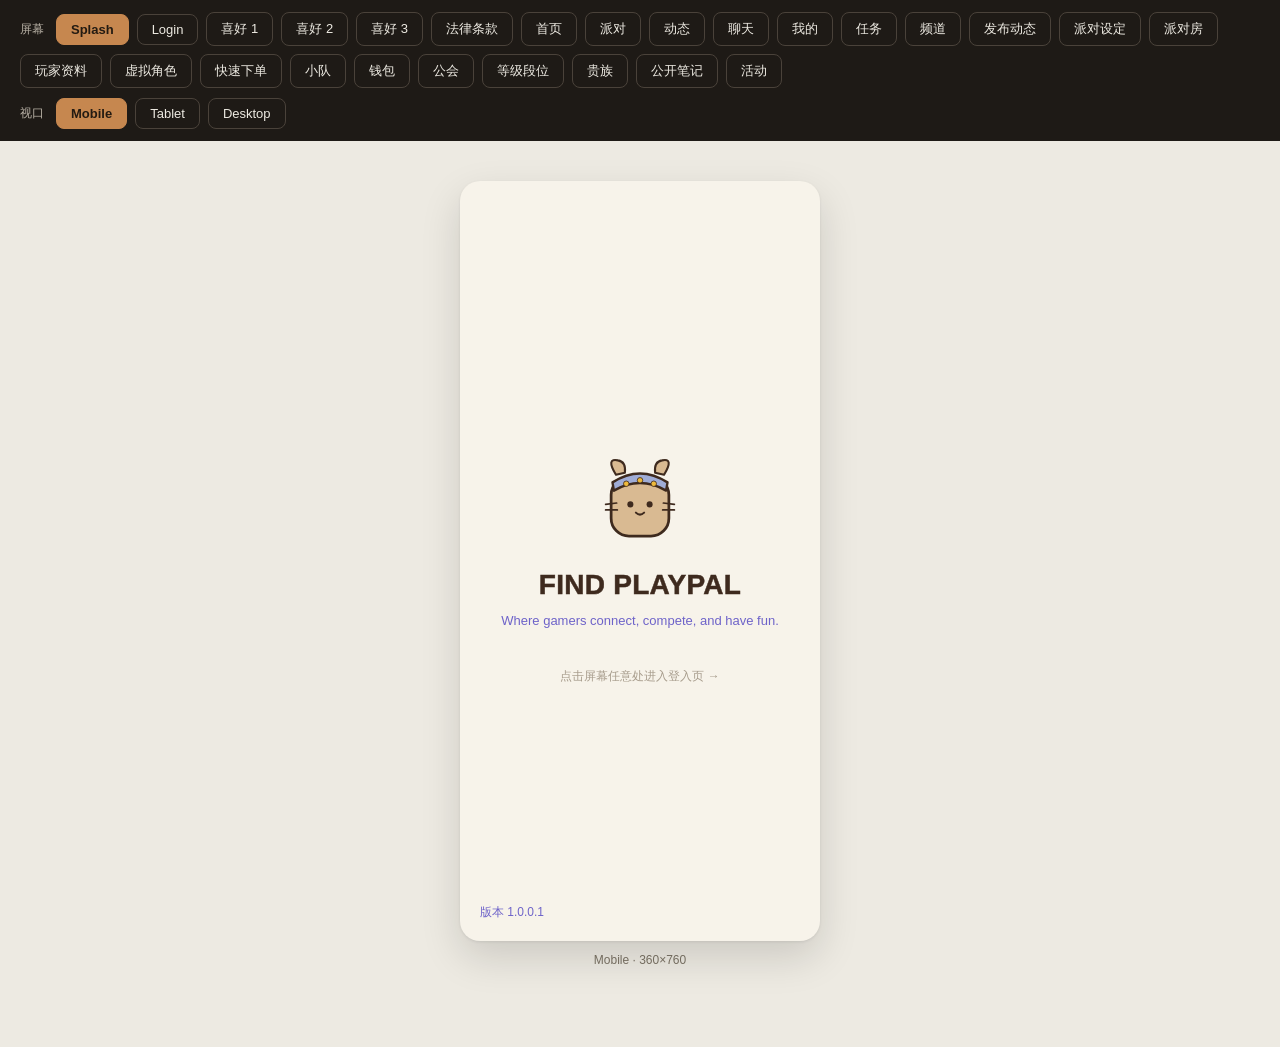
<file: prototype/index.html>
<!DOCTYPE html>
<html lang="zh">
<head>
<meta charset="UTF-8" />
<title>FIND PLAYPAL — 可点击原型（Splash / Login）</title>
<link rel="stylesheet" href="assets/css/tokens.css">
<link rel="stylesheet" href="assets/css/shared.css">
</head>
<body>

<div class="toolbar">
  <div class="group">
    <span class="label">屏幕</span>
    <button onclick="showScreen('splash')" id="nav-splash">Splash</button>
    <button onclick="showScreen('login')" id="nav-login">Login</button>
    <button onclick="showScreen('pref1')" id="nav-pref1">喜好 1</button>
    <button onclick="showScreen('pref2')" id="nav-pref2">喜好 2</button>
    <button onclick="showScreen('pref3')" id="nav-pref3">喜好 3</button>
    <button onclick="showScreen('legal-list')" id="nav-legal-list">法律条款</button>
    <button onclick="showScreen('home')" id="nav-home">首页</button>
    <button onclick="showScreen('party')" id="nav-party">派对</button>
    <button onclick="showScreen('moments')" id="nav-moments">动态</button>
    <button onclick="showScreen('chat')" id="nav-chat">聊天</button>
    <button onclick="showScreen('profile')" id="nav-profile">我的</button>
    <button onclick="showScreen('tasks')" id="nav-tasks">任务</button>
    <button onclick="openChannel('grab')" id="nav-channel">频道</button>
    <button onclick="openPostMoment()" id="nav-post-moment">发布动态</button>
    <button onclick="openPartySetup()" id="nav-party-setup">派对设定</button>
    <button onclick="openPartyRoom('躺平騷年','趣味互動')" id="nav-party-room">派对房</button>
    <button onclick="openPlayerProfile('🌻米雪🌻')" id="nav-player-profile">玩家资料</button>
    <button onclick="openAvatarScreen()" id="nav-avatar">虚拟角色</button>
    <button onclick="openQuickOrder()" id="nav-quick-order">快速下单</button>
    <button onclick="openSquadList()" id="nav-squad">小队</button>
    <button onclick="openWallet()" id="nav-wallet">钱包</button>
    <button onclick="openGuildList()" id="nav-guild">公会</button>
    <button onclick="openLevelRank('level')" id="nav-level-rank">等级段位</button>
    <button onclick="openNobility()" id="nav-nobility">贵族</button>
    <button onclick="openPublicNote()" id="nav-public-note">公开笔记</button>
    <button onclick="openActivityDetail('home')" id="nav-activity">活动</button>
  </div>
  <div class="group">
    <span class="label">视口</span>
    <button onclick="setDevice('mobile')" id="dev-mobile">Mobile</button>
    <button onclick="setDevice('tablet')" id="dev-tablet">Tablet</button>
    <button onclick="setDevice('desktop')" id="dev-desktop">Desktop</button>
  </div>
</div>

<div class="stage" id="stage" data-device="mobile">
  <div>
    <div class="frame" id="frame">

      <!-- SPLASH -->
      <div class="screen active" id="screen-splash" onclick="showScreen('login')">
        <svg class="splash-mascot" viewBox="0 0 160 160" xmlns="http://www.w3.org/2000/svg">
          <path d="M45 55 Q30 30 48 34 Q60 36 58 52 Z" fill="#D9BA92" stroke="#3E2A1E" stroke-width="3" stroke-linejoin="round"/>
          <path d="M115 55 Q130 30 112 34 Q100 36 102 52 Z" fill="#D9BA92" stroke="#3E2A1E" stroke-width="3" stroke-linejoin="round"/>
          <rect x="38" y="58" width="84" height="86" rx="26" fill="#D9BA92" stroke="#3E2A1E" stroke-width="4"/>
          <path d="M40 66 Q80 40 120 66 L118 78 Q80 56 42 78 Z" fill="#9FACD6" stroke="#3E2A1E" stroke-width="3.5" stroke-linejoin="round"/>
          <g fill="#EDB93B" stroke="#3E2A1E" stroke-width="1.2">
            <circle cx="60" cy="68" r="4"/><circle cx="80" cy="63" r="4"/><circle cx="100" cy="68" r="4"/>
          </g>
          <line x1="30" y1="98" x2="46" y2="96" stroke="#3E2A1E" stroke-width="2.5" stroke-linecap="round"/>
          <line x1="30" y1="106" x2="47" y2="106" stroke="#3E2A1E" stroke-width="2.5" stroke-linecap="round"/>
          <line x1="130" y1="98" x2="114" y2="96" stroke="#3E2A1E" stroke-width="2.5" stroke-linecap="round"/>
          <line x1="130" y1="106" x2="113" y2="106" stroke="#3E2A1E" stroke-width="2.5" stroke-linecap="round"/>
          <circle cx="66" cy="98" r="4.4" fill="#3E2A1E"/>
          <circle cx="94" cy="98" r="4.4" fill="#3E2A1E"/>
          <path d="M74 110 Q80 116 86 110" stroke="#3E2A1E" stroke-width="3" fill="none" stroke-linecap="round"/>
        </svg>
        <div class="wordmark">FIND PLAYPAL</div>
        <div class="tagline-static">Where gamers connect, compete, and have fun.</div>
        <div class="hint">点击屏幕任意处进入登入页 →</div>
        <div class="version-static">版本 1.0.0.1</div>
      </div>

      <!-- LOGIN -->
      <div class="screen" id="screen-login">
        <div class="login-inner">
          <svg class="login-mascot" viewBox="0 0 200 210" xmlns="http://www.w3.org/2000/svg">
            <ellipse cx="100" cy="200" rx="55" ry="7" fill="#000" opacity="0.06"/>
            <path d="M40 90 Q20 60 35 150 Q40 175 60 178 L58 150 Q50 120 55 95 Z" fill="#6B5648" stroke="#2C2118" stroke-width="3.5" stroke-linejoin="round"/>
            <circle cx="72" cy="55" r="15" fill="#2C2118"/>
            <circle cx="128" cy="55" r="15" fill="#2C2118"/>
            <circle cx="72" cy="55" r="7" fill="#6B5648"/>
            <circle cx="128" cy="55" r="7" fill="#6B5648"/>
            <ellipse cx="100" cy="80" rx="42" ry="38" fill="#2C2118"/>
            <ellipse cx="100" cy="90" rx="26" ry="20" fill="#F3E9DC"/>
            <circle cx="88" cy="78" r="5" fill="#2C2118"/>
            <circle cx="112" cy="78" r="5" fill="#2C2118"/>
            <ellipse cx="100" cy="92" rx="5" ry="4" fill="#2C2118"/>
            <path d="M88 98 Q100 108 112 98" stroke="#2C2118" stroke-width="3" fill="none" stroke-linecap="round"/>
            <path d="M65 120 Q100 105 135 120 L145 175 Q100 195 55 175 Z" fill="#2C2118"/>
            <ellipse cx="100" cy="150" rx="34" ry="30" fill="#F3E9DC"/>
            <rect x="72" y="140" width="56" height="34" rx="12" fill="#DCE3F2" stroke="#2C2118" stroke-width="3"/>
            <circle cx="84" cy="157" r="4" fill="#D85A4A"/>
            <circle cx="96" cy="150" r="4" fill="#5DCAA5"/>
            <circle cx="108" cy="150" r="4" fill="#378ADD"/>
            <circle cx="116" cy="157" r="4" fill="#EFB93B"/>
            <rect x="60" y="150" width="14" height="8" rx="4" fill="#2C2118"/>
            <rect x="126" y="150" width="14" height="8" rx="4" fill="#2C2118"/>
            <path d="M55 175 Q45 195 55 205" stroke="#2C2118" stroke-width="10" fill="none" stroke-linecap="round"/>
            <path d="M145 175 Q155 195 145 205" stroke="#2C2118" stroke-width="10" fill="none" stroke-linecap="round"/>
          </svg>
          <div class="wordmark login-wordmark">FIND PLAYPAL</div>
          <div class="login-tagline">Where gamers connect, compete, and have fun.</div>

          <div class="authbtn" onclick="goPlaceholder('Google 登入','点击后将跳转至 Google 授权登入流程（第三方 OAuth 弹窗）。')">
            <span class="ic">
              <svg width="18" height="18" viewBox="0 0 18 18"><path fill="#4285F4" d="M17.64 9.2c0-.64-.06-1.25-.16-1.84H9v3.48h4.84a4.14 4.14 0 01-1.8 2.72v2.26h2.9c1.7-1.57 2.7-3.88 2.7-6.62z"/><path fill="#34A853" d="M9 18c2.43 0 4.47-.8 5.96-2.18l-2.9-2.26c-.8.54-1.84.86-3.06.86-2.35 0-4.34-1.59-5.05-3.72H.98v2.33A9 9 0 009 18z"/><path fill="#FBBC05" d="M3.95 10.7A5.4 5.4 0 013.68 9c0-.59.1-1.16.27-1.7V4.97H.98A9 9 0 000 9c0 1.45.35 2.83.98 4.03l2.97-2.33z"/><path fill="#EA4335" d="M9 3.58c1.32 0 2.5.45 3.44 1.35l2.58-2.58C13.46.9 11.43 0 9 0A9 9 0 00.98 4.97L3.95 7.3C4.66 5.17 6.65 3.58 9 3.58z"/></svg>
            </span>
            Google 登入
          </div>
          <div class="authbtn" onclick="goPlaceholder('Facebook 登入','点击后将跳转至 Facebook 授权登入流程（第三方 OAuth 弹窗）。')">
            <span class="ic">
              <svg width="18" height="18" viewBox="0 0 18 18"><circle cx="9" cy="9" r="9" fill="#1877F2"/><path fill="#fff" d="M11.4 9.4h-1.6v5.4H7.7V9.4H6.5V7.6h1.2V6.4c0-1.2.6-2.3 2.4-2.3h1.6v1.7h-1.1c-.3 0-.6.2-.6.6v1.2h1.7l-.3 1.8z"/></svg>
            </span>
            Facebook 登入
          </div>
          <div class="authbtn dark" onclick="goPlaceholder('电邮登入','这里将是邮箱地址 + 密码输入表单，等对应 Figma 设计稿确认后再补齐。')">
            <span class="ic">
              <svg width="18" height="18" viewBox="0 0 18 18" fill="none"><rect x="1" y="3" width="16" height="12" rx="2" stroke="#fff" stroke-width="1.4"/><path d="M1.5 4l7.5 6 7.5-6" stroke="#fff" stroke-width="1.4"/></svg>
            </span>
            電郵 登入
          </div>
          <div class="authbtn" onclick="goPlaceholder('手机登入','这里将是手机号码 + 验证码（OTP）输入表单，等对应 Figma 设计稿确认后再补齐。')">
            <span class="ic">
              <svg width="18" height="18" viewBox="0 0 18 18" fill="none"><rect x="5" y="1" width="8" height="16" rx="2" stroke="#2C2118" stroke-width="1.4"/><line x1="8" y1="14.3" x2="10" y2="14.3" stroke="#2C2118" stroke-width="1.4"/></svg>
            </span>
            手機 登入
          </div>

          <div class="row-links">
            <a onclick="goPlaceholder('忘记密码','这里将是找回密码流程（输入邮箱/手机 → 验证 → 重设密码），等对应 Figma 设计稿确认后再补齐。')">忘記密碼</a>
            <a onclick="showScreen('pref1')">創建賬戶</a>
          </div>

          <!-- Legal entry point: opens screen-legal-doc directly via openLegalDoc(), bypassing screen-legal-list -->
          <div class="legal">
            登入后即代表您同意 FIND PLAY PAL
            <a onclick="openLegalDoc('tos')">服务条款</a>
            及
            <a onclick="openLegalDoc('privacy')">隐私权保护政策</a>
          </div>
        </div>
      </div>

      <!-- PREFERENCE 1 -->
      <div class="screen pref-screen" id="screen-pref1">
        <div class="pref-header">
          <div class="back-arrow" onclick="showScreen('login')" data-fp-icon="back"></div>
          <div class="pref-title">我的喜好</div>
        </div>
        <div class="pref-body">
          <div class="pref-welcome">欢迎 Caleb Ting</div>
          <div class="pref-question">您喜好什么特征的陪玩师呢？</div>
          <div class="pref-sub"><span>*最多可选择 10 个</span><span class="count" id="count-pref1">已选 0/10</span></div>
          <div class="chip-grid" id="chips-pref1"></div>
          <div class="pref-toast" id="toast-pref1">最多只能选择 10 个</div>
        </div>
        <div class="pref-footer">
          <button class="pref-next" onclick="showScreen('pref2')">下一步</button>
        </div>
      </div>

      <!-- PREFERENCE 2 -->
      <div class="screen pref-screen" id="screen-pref2">
        <div class="pref-header">
          <div class="back-arrow" onclick="showScreen('pref1')" data-fp-icon="back"></div>
          <div class="pref-title">我的喜好</div>
        </div>
        <div class="pref-body">
          <div class="pref-welcome">欢迎 Caleb Ting</div>
          <div class="pref-question">什么是您希望从平台获得的呢？</div>
          <div class="pref-sub"><span>*最多可选择 3 个</span><span class="count" id="count-pref2">已选 0/3</span></div>
          <div class="chip-grid" id="chips-pref2"></div>
          <div class="pref-toast" id="toast-pref2">最多只能选择 3 个</div>
        </div>
        <div class="pref-footer">
          <button class="pref-next" onclick="showScreen('pref3')">下一步</button>
        </div>
      </div>

      <!-- PREFERENCE 3 -->
      <div class="screen pref-screen" id="screen-pref3">
        <div class="pref-header">
          <div class="back-arrow" onclick="showScreen('pref2')" data-fp-icon="back"></div>
          <div class="pref-title">我的喜好</div>
        </div>
        <div class="pref-body">
          <div class="pref-welcome">欢迎 Caleb Ting</div>
          <div class="pref-question">您最感兴趣的游戏是什么呢？</div>
          <div class="pref-sub"><span>*最多可选择 10 个</span><span class="count" id="count-pref3">已选 0/10</span></div>
          <div class="chip-grid" id="chips-pref3"></div>
          <div class="pref-toast" id="toast-pref3">最多只能选择 10 个</div>
        </div>
        <div class="pref-footer">
          <button class="pref-next" onclick="showScreen('home')">完成</button>
        </div>
      </div>

      <!-- ============================================================
           LEGAL / POLICY SCREENS — START
           Screens: screen-legal-list, screen-legal-doc
           Data + render logic: LEGAL_DOCS, renderLegalList(), openLegalDoc()
             (see prototype/assets/js/shared.js)
           Legal-specific styles: prototype/assets/css/shared.css
             (see "LEGAL / POLICY SCREENS" section)
           Entry points:
             - toolbar #nav-legal-list -> showScreen('legal-list')
             - screen-login ToS/Privacy links -> openLegalDoc('tos'/'privacy')
               (bypasses screen-legal-list, opens screen-legal-doc directly)
           Back navigation (hardcoded, not origin-aware — preserve as-is):
             - screen-legal-list back arrow -> showScreen('login')
             - screen-legal-doc back arrow -> showScreen('legal-list')
               (even when opened directly from Login)
           ============================================================ -->

      <!-- LEGAL LIST -->
      <div class="screen pref-screen" id="screen-legal-list">
        <div class="pref-header legal-header">
          <div class="back-arrow" onclick="showScreen('login')" data-fp-icon="back"></div>
          <div class="pref-title">法律与政策</div>
        </div>
        <div class="pref-body" id="legal-list-body"></div>
      </div>

      <!-- LEGAL DOC (shared template) -->
      <div class="screen pref-screen" id="screen-legal-doc">
        <div class="pref-header legal-header">
          <div class="back-arrow" onclick="showScreen('legal-list')" data-fp-icon="back"></div>
          <div class="pref-title" id="legal-doc-title">Document</div>
        </div>
        <div class="pref-body" id="legal-doc-body"></div>
      </div>

      <!-- LEGAL / POLICY SCREENS — END -->

      <!-- HOME -->
      <div class="screen app-screen" id="screen-home">
        <div class="app-topbar">
          <div class="app-tabs"><span class="on" style="color:#E85B4E;border-bottom:2px solid #E85B4E;padding-bottom:10px;">推荐</span><span>活动</span></div>
          <div class="app-icons">
            <span id="ic-search-home"></span>
            <span id="ic-trophy-home"></span>
            <div class="pill-cta" style="background:#3EC9A7;" id="ic-bolt-home" onclick="openQuickOrder()"></div>
          </div>
        </div>
        <div class="app-scroll" id="home-scroll"></div>
        <div style="position:absolute;left:10px;bottom:78px;background:#6C4CF0;color:#fff;font-size:11px;font-weight:700;padding:8px 12px;border-radius:20px;display:flex;align-items:center;gap:4px;z-index:2;">🌐 世界公会</div>
        <div class="bottom-nav" id="home-bottomnav"></div>
      </div>

      <!-- PARTY -->
      <div class="screen app-screen" id="screen-party">
        <div class="app-topbar">
          <div class="app-tabs"><span class="on" style="color:#2EBFB0;border-bottom:2px solid #2EBFB0;padding-bottom:10px;">派對</span><span>特長</span><span>直播</span></div>
          <div class="app-icons">
            <span id="ic-search-party"></span>
            <span id="ic-trophy-party"></span>
            <div class="pill-cta" style="background:#7B5EC7;" id="ic-bolt-party" onclick="openQuickOrder()"></div>
          </div>
        </div>
        <div class="app-scroll" id="party-scroll"></div>
        <div class="bottom-nav" id="party-bottomnav"></div>
      </div>

      <!-- MOMENTS -->
      <div class="screen app-screen" id="screen-moments">
        <div class="app-topbar">
          <div class="app-tabs"><span class="on" style="color:#1B1330;border-bottom:2px solid #E85B8F;padding-bottom:10px;">推薦</span><span>最新</span><span>關注</span></div>
          <div class="app-icons">
            <span id="ic-search-moments"></span>
            <span id="ic-trophy-moments"></span>
            <div class="avatar-round" style="width:30px;height:30px;background:#7B5EC7;color:#fff;cursor:pointer;" id="ic-plus-moments" onclick="openPostMoment()"></div>
          </div>
        </div>
        <div class="app-scroll white" id="moments-scroll"></div>
        <div class="bottom-nav" id="moments-bottomnav"></div>
      </div>

      <!-- CHAT -->
      <div class="screen app-screen" id="screen-chat">
        <div class="app-topbar">
          <div class="app-tabs"><span class="on" style="color:#1B1330;border-bottom:2px solid #7B5EC7;padding-bottom:10px;">聊天</span><span>公會</span><span>小隊</span></div>
          <div class="app-icons"><span id="ic-search-chat"></span></div>
        </div>
        <div class="app-scroll white" id="chat-scroll"></div>
        <div class="bottom-nav" id="chat-bottomnav"></div>
      </div>

      <!-- PROFILE -->
      <div class="screen app-screen" id="screen-profile">
        <div class="app-topbar">
          <div class="app-icons" style="gap:6px;">
            <div style="display:flex;background:#F1EEE9;border-radius:16px;padding:3px;font-size:12px;font-weight:600;">
              <span style="padding:5px 12px;color:#B4AFA6;">在线</span>
              <span style="padding:5px 12px;background:#3B3530;color:#fff;border-radius:14px;">离线</span>
            </div>
          </div>
          <div class="app-icons">
            <span id="ic-crest-profile"></span>
            <span id="ic-gear-profile"></span>
          </div>
        </div>
        <div class="app-scroll" id="profile-scroll"></div>
        <div class="bottom-nav" id="profile-bottomnav"></div>
      </div>

      <!-- TASKS -->
      <div class="screen pref-screen" id="screen-tasks">
        <div class="pref-header">
          <div class="back-arrow" onclick="showScreen('profile')" data-fp-icon="back"></div>
          <div class="pref-title">任务</div>
        </div>
        <div class="task-tabs">
          <span class="ttab" id="ttab-daily" onclick="setTaskTab('daily')">每日任务</span>
          <span class="ttab" id="ttab-achv" onclick="setTaskTab('achv')">成就任务</span>
        </div>

        <div class="task-panel" id="panel-daily">
          <div class="daily-bar-wrap">
            <div class="daily-bar-top"><span>今日活跃值：<b id="active-val">15</b>/200</span><span>刷新 21:31</span></div>
            <div class="daily-track" id="daily-track">
              <div class="daily-fill" id="daily-fill"></div>
              <div class="daily-knob" id="daily-knob"></div>
            </div>
          </div>
          <div class="task-list" id="daily-list"></div>
        </div>

        <div class="task-panel" id="panel-achv">
          <div class="task-sub">已达成成就任务：<b id="achv-count">1</b></div>
          <div class="task-list" id="achv-list"></div>
        </div>
      </div>

      <!-- CHAT CHANNEL (shared template) -->
      <div class="screen pref-screen" id="screen-channel">
        <div class="pref-header">
          <div class="back-arrow" onclick="showScreen('chat')" data-fp-icon="back"></div>
          <div class="pref-title" style="display:flex;align-items:center;gap:6px;justify-content:center;">
            <span id="channel-title-text">频道</span>
            <span id="channel-badge" style="background:#E8544A;color:#fff;font-size:10px;padding:2px 7px;border-radius:10px;font-weight:700;">官方</span>
          </div>
        </div>
        <div class="pref-body" id="channel-body" style="padding-top:20px;"></div>
      </div>

      <!-- POST MOMENT -->
      <div class="screen pref-screen" id="screen-post-moment">
        <div class="post-header">
          <div class="back-arrow" onclick="tryLeavePost()" data-fp-icon="back"></div>
          <div class="pt-title">發布動態</div>
          <div class="post-submit-btn" onclick="submitPost()">發布</div>
        </div>
        <div class="pref-body" style="padding-top:20px;position:relative;">
          <textarea class="post-textarea" id="post-text" placeholder="此時此刻，想跟大家分享什麼" maxlength="1000" oninput="updatePostCounter()"></textarea>
          <div class="post-counter" id="post-counter">0/1000</div>
          <div class="photo-row" id="photo-row"></div>
          <div class="post-sec">
            <div class="psi">📁</div>
            <div><div class="pst">設置親密權限</div><div class="psd">提醒您：一旦設置親密權限，此動態僅限於符合權限的用戶查看。</div></div>
          </div>
          <div class="post-sec">
            <div class="psi">🎮</div>
            <div><div class="pst">設置相關推廣特技</div><div class="psd">提醒您：我們禁止任何有關仇恨、槍械、色情等內容，詳細詳情請詳閱《使用者條款》，並且我們將審核您的內容，這可能需要2-4小時。</div></div>
          </div>
        </div>
        <div class="pm-modal-backdrop" id="pm-modal" style="display:none;">
          <div class="pm-modal-card">
            <h4>是否儲存此次編輯</h4>
            <button class="pm-btn-outline" onclick="discardPost()">放棄編輯</button>
            <button class="pm-btn-fill" onclick="savePostDraft()">儲存</button>
          </div>
        </div>
      </div>

      <!-- PHOTO PICKER -->
      <div class="screen pref-screen" id="screen-photo-picker">
        <div class="pref-header">
          <div class="back-arrow" onclick="backFromPicker()" data-fp-icon="back"></div>
          <div class="pref-title">最新</div>
        </div>
        <div class="pref-body" style="padding-top:16px;">
          <div style="font-size:12px;color:#8A8477;margin-bottom:10px;">最新文件</div>
          <div class="pp-grid" id="pp-grid"></div>
        </div>
      </div>

      <!-- PARTY SETUP -->
      <div class="screen pref-screen" id="screen-party-setup">
        <div class="pref-header">
          <div class="back-arrow" onclick="showScreen('profile')" data-fp-icon="back"></div>
          <div class="pref-title">派對設定</div>
        </div>
        <div class="ps-body" id="ps-body" style="position:relative;"></div>
      </div>

      <!-- TAG PICKER (theme / language) -->
      <div class="screen pref-screen" id="screen-tag-picker">
        <div class="pref-header">
          <div class="back-arrow" onclick="showScreen('party-setup')" data-fp-icon="back"></div>
          <div class="pref-title" id="tag-picker-title">主題類型</div>
        </div>
        <div class="pref-body">
          <div style="font-size:13px;color:#8A8477;margin-bottom:16px;" id="tag-picker-sub">請選擇一個類型</div>
          <div class="tag-flow" id="tag-picker-list"></div>
        </div>
      </div>

      <!-- FUN SETTINGS -->
      <div class="screen pref-screen" id="screen-fun-settings">
        <div class="pref-header">
          <div class="back-arrow" onclick="closeFunSettings()" data-fp-icon="back"></div>
          <div class="pref-title">趣味設定</div>
        </div>
        <div class="ps-body" id="fun-settings-body"></div>
      </div>

      <!-- PARTY ROOM -->
      <div class="screen pr-screen" id="screen-party-room">
        <div class="pr-host">
          <div class="pr-host-top">
            <div class="avatar-round" style="width:52px;height:52px;background:#3A3350;font-size:22px;" id="pr-avatar">🐼</div>
            <div style="flex:1;">
              <div style="display:flex;align-items:center;gap:8px;">
                <span style="color:#fff;font-weight:800;font-size:15px;" id="pr-title">躺平騷年</span>
                <span style="background:rgba(255,255,255,.15);color:#F2C879;font-size:11px;padding:3px 8px;border-radius:6px;">⏳ 24:00</span>
              </div>
              <div style="display:flex;gap:6px;margin-top:6px;align-items:center;">
                <span style="background:#2EBFB0;color:#fff;font-size:10px;padding:2px 7px;border-radius:4px;" id="pr-theme-tag">趣味互動</span>
                <span style="font-size:11px;color:#D8D2E8;">🌐 MSA</span>
              </div>
            </div>
            <div style="display:flex;gap:12px;color:#fff;font-size:16px;">
              <span style="cursor:pointer;" onclick="openPRPublish()">⚙️</span><span style="cursor:pointer;" onclick="openPRMenu()">⋯</span>
            </div>
          </div>
          <div class="pr-host-sub">
            <div class="avatar-round" style="width:22px;height:22px;background:#F3D9A0;font-size:11px;">👩</div>
            <span style="color:#EDE9F7;font-size:12px;">Angela Baby❤️</span>
            <span style="margin-left:auto;background:#E8544A;color:#fff;font-size:11px;padding:4px 12px;border-radius:12px;">關注</span>
            <span style="color:#D8D2E8;cursor:pointer;font-size:14px;" onclick="leavePartyRoom()">⤡</span>
          </div>
        </div>
        <div class="pr-body" id="pr-body"></div>
        <div class="pr-bottom">
          <div class="pr-input">說點什麼吧⋯⋯</div>
          <span style="font-size:18px;cursor:pointer;" onclick="openPublicNote()">📝</span>
          <span style="font-size:18px;">🎁</span>
          <span style="font-size:18px;">💎</span>
          <span style="font-size:18px;">💬</span>
          <span style="font-size:18px;">🔊</span>
        </div>

        <!-- kebab menu sheet -->
        <div class="pr-sheet-backdrop" id="pr-menu-sheet" onclick="if(event.target===this)closePRMenu();">
          <div class="pr-sheet">
            <div class="pr-menu-row" onclick="closePRMenu();openPRMembers('members')">派對成員</div>
            <div class="pr-menu-row" onclick="closePRMenu();goPlaceholder('檢舉派對','這裡會是檢舉派對的表單，等對應設計稿確認後再補齊。')">檢舉派對</div>
            <div class="pr-menu-row danger" onclick="closePRMenu();goPlaceholder('封鎖','這裡會是封鎖此派對房的確認流程，等對應設計稿確認後再補齊。')">封鎖</div>
          </div>
        </div>

        <!-- members sheet -->
        <div class="pr-sheet-backdrop" id="pr-members-sheet" onclick="if(event.target===this)closePRMembers();">
          <div class="pr-sheet">
            <div class="pr-member-tabs">
              <div class="pr-member-tab" id="pr-mtab-members" onclick="setPRMemberTab('members')">派對成員</div>
              <div class="pr-member-tab" id="pr-mtab-admin" onclick="setPRMemberTab('admin')">管理員</div>
            </div>
            <div id="pr-member-list"></div>
          </div>
        </div>

        <!-- publish order sheet -->
        <div class="pr-sheet-backdrop" id="pr-publish-sheet" onclick="if(event.target===this)closePRPublish();">
          <div class="pr-sheet">
            <div style="text-align:center;font-size:14px;font-weight:700;color:#1B1330;padding:18px 0 6px;">發布派對房派單通知</div>
            <div class="qo-field">特技項目</div>
            <div class="qo-field">等級</div>
            <div class="qo-row2"><div class="qo-field">性別</div><div class="qo-field">價格</div></div>
            <div class="qo-stepper-row"><span class="lbl">數量</span><div class="stepper">
              <div class="step-btn">⌄</div><div class="step-btn" onclick="adjustPrQty(-1)">–</div>
              <span id="pr-qo-qty" style="min-width:20px;text-align:center;font-weight:700;color:#1B1330;">1</span>
              <div class="step-btn" onclick="adjustPrQty(1)">+</div><div class="step-btn">⌃</div>
            </div></div>
            <div class="qo-row2"><div class="qo-field">折價券</div><div class="qo-field">總價</div></div>
            <div class="qo-remarks"><textarea id="pr-qo-remarks" maxlength="100" placeholder="備註：最多100字元" oninput="updatePrRemarks()"></textarea><div class="cnt" id="pr-qo-remarks-count">0/100</div></div>
            <div class="qo-submit-wrap" style="padding-top:10px;"><button class="qo-submit" onclick="closePRPublish()">發布</button></div>
          </div>
        </div>
      </div>

      <!-- PLAYER PROFILE -->
      <div class="screen pref-screen" id="screen-player-profile">
        <div class="pp-header2">
          <div class="back-arrow" onclick="showScreen(playerProfileOrigin)" style="position:static;" data-fp-icon="back"></div>
          <div class="name" id="pp-name">🌻米雪🌻</div>
          <div class="pp-follow-btn" id="pp-follow-btn" onclick="togglePPFollow()">關注</div>
          <div class="pp-more-btn" onclick="togglePPMenu()">⋯</div>
          <div class="pp-menu" id="pp-menu">
            <div class="mi" onclick="openAlbum('other')">查看相簿</div>
            <div class="mi danger" onclick="togglePPBlock()" id="pp-block-mi">封鎖此用戶</div>
            <div class="mi" onclick="togglePPMenu();goPlaceholder('檢舉','這裡會是檢舉表單，等對應設計稿確認後再補齊。')">檢舉</div>
          </div>
        </div>
        <div class="pp-scroll">
          <div class="pp-hearts" id="pp-hearts"></div>
          <div id="pp-banner-slot"></div>
          <div class="pp-carousel">
            <div class="tag">语音<br>聊天</div>
            <div class="info"><div class="t">王者榮耀</div><div class="p">💎 50/半小時</div></div>
            <div class="pp-order-btn" onclick="openConfirmOrder('王者榮耀','50/半小時')">下單</div>
            <div class="pp-dots"><span class="on"></span><span></span><span></span><span></span><span></span></div>
          </div>
          <div class="pp-expand-row" id="pp-expand-icon" onclick="togglePPExpand()">︿</div>
          <div class="pp-more-row" onclick="openSpecialtyList()">更多特長 ›</div>
          <div class="pp-order-toggle" onclick="togglePPOrder()">訂單 <span id="pp-order-chevron">⌄</span></div>
          <div id="pp-order-slot"></div>
        </div>
      </div>

      <!-- SPECIALTY LIST -->
      <div class="screen pref-screen" id="screen-specialty-list">
        <div class="pref-header">
          <div class="back-arrow" onclick="showScreen('player-profile')" data-fp-icon="back"></div>
          <div class="pref-title">特長</div>
        </div>
        <div class="pref-body" style="padding:0;" id="specialty-list-body"></div>
      </div>

      <!-- CONFIRM ORDER -->
      <div class="screen pref-screen" id="screen-confirm-order">
        <div class="pref-header">
          <div class="back-arrow" onclick="showScreen('player-profile')" data-fp-icon="back"></div>
          <div class="pref-title">確認訂單</div>
        </div>
        <div class="pref-body" id="confirm-order-body"></div>
      </div>

      <!-- ALBUM -->
      <div class="screen pref-screen" id="screen-album">
        <div class="pref-header">
          <div class="back-arrow" onclick="closeAlbum()" data-fp-icon="back"></div>
          <div class="pref-title" id="album-title">相簿</div>
          <div style="font-size:16px;color:#B4AFA6;">❓</div>
        </div>
        <div id="album-hearts-slot"></div>
        <div class="album-grid" id="album-grid"></div>
        <div class="album-note">*親密度可透過下訂單、送禮和互動等提升！</div>
      </div>

      <!-- AVATAR / VIRTUAL CHARACTER -->
      <div class="screen pref-screen" id="screen-avatar">
        <div class="pref-header">
          <div class="back-arrow" onclick="showScreen('profile')" data-fp-icon="back"></div>
          <div class="pref-title">Caleb Ting</div>
        </div>
        <div class="av-tabs">
          <div class="av-tab" id="av-tab-status" onclick="setAvatarTab('status')">狀態</div>
          <div class="av-tab" id="av-tab-job" onclick="setAvatarTab('job')">職業</div>
          <div class="av-tab" id="av-tab-equip" onclick="setAvatarTab('equip')">裝備</div>
          <div class="av-tab" id="av-tab-skill" onclick="setAvatarTab('skill')">技能</div>
        </div>

        <div class="av-panel" id="av-panel-status">
          <div style="text-align:right;padding:8px 20px 0;">
            <span class="ps-link" style="font-size:12px;" onclick="goPlaceholder('狀態歷史','這裡會是過往狀態變化紀錄，等對應設計稿確認後再補齊。')">狀態歷史</span>
          </div>
          <div class="av-avatar-circle" style="margin:14px auto;">🧝</div>
          <div class="st-cols"><span>正面狀態</span><span>心情</span><span>負面狀態</span></div>
          <div class="st-badges">
            <span class="st-badge" style="background:#7B5EC7;">凍結</span>
            <span class="st-badge" style="background:#E8544A;">燃燒</span>
            <span class="st-badge" style="background:#F2A65A;">麻痺</span>
          </div>
          <div style="text-align:center;font-weight:800;font-size:15px;color:#1B1330;margin-bottom:12px;">對自己使用技能</div>
          <div class="av-subtabs" id="status-subtabs"></div>
          <div id="status-skill-list"></div>
          <div class="st-bottom-bar"></div>
        </div>
        <div class="av-panel" id="av-panel-job">
          <div class="job-avatar-row">
            <div class="job-avatar-circle">🚶</div>
            <div style="flex:1;" id="job-detail-stack"></div>
          </div>
          <div class="av-subtabs" id="job-subtabs"></div>
          <div class="job-grid" id="job-grid"></div>
        </div>

        <div class="av-panel" id="av-panel-equip">
          <div class="av-equip-row">
            <div class="av-slot-col" id="equip-slots-left"></div>
            <div class="av-avatar-circle">🧝</div>
            <div class="av-slot-col" id="equip-slots-right"></div>
          </div>
          <div class="av-intro"><span class="tab-lbl">介紹</span><div class="txt" id="equip-intro-text">裝備詳細介紹</div></div>
          <div class="av-subtabs" id="equip-subtabs"></div>
          <div class="av-item-grid" id="equip-item-grid"></div>
        </div>

        <div class="av-panel" id="av-panel-skill">
          <div class="av-skill-preview">🧍‍♂️🔥🧍</div>
          <div class="av-skill-pills"><div class="av-skill-pill"><span class="dot"></span>光之盾</div></div>
          <div class="av-skill-detail">
            <div><b>等級</b> <span class="lv">下級</span></div>
            <div><b>對象</b> 目標的角色</div>
            <div><b>類型</b> 直接攻擊</div>
            <div><b>效果</b> 對目標角色使用「金手指」的攻擊特效，並留意謝禮</div>
            <div><b>消耗</b> 6馬納</div>
            <div><b>限制</b> 必須附帶禮物</div>
          </div>
          <div class="av-subtabs" id="skill-subtabs"></div>
          <div class="skill-item-grid" id="skill-item-grid"></div>
        </div>
      </div>

      <!-- QUICK ORDER -->
      <div class="screen pref-screen" id="screen-quick-order">
        <div class="pref-header">
          <div class="back-arrow" onclick="showScreen(quickOrderOrigin)" data-fp-icon="back"></div>
          <div class="pref-title">快速下單</div>
        </div>
        <div class="pref-body" style="padding:0;">
          <div class="qo-sub" style="margin-top:16px;">想找什么样类型的陪玩师呢</div>
          <div class="qo-field">特技項目</div>
          <div class="qo-field">等級</div>
          <div class="qo-row2"><div class="qo-field">性別</div><div class="qo-field">價格</div></div>
          <div class="qo-stepper-row"><span class="lbl">數量</span><div class="stepper">
            <div class="step-btn" onclick="">⌄</div><div class="step-btn" onclick="adjustQoQty(-1)">–</div>
            <span id="qo-qty" style="min-width:20px;text-align:center;font-weight:700;color:#1B1330;">1</span>
            <div class="step-btn" onclick="adjustQoQty(1)">+</div><div class="step-btn" onclick="">⌃</div>
          </div></div>
          <div class="qo-row2"><div class="qo-field">折價券</div><div class="qo-field">總價</div></div>
          <div class="qo-remarks"><textarea id="qo-remarks" maxlength="50" placeholder="備註" oninput="updateQoRemarks()"></textarea><div class="cnt" id="qo-remarks-count">0/50</div></div>
          <div class="qo-note">使用快速下单，钱包余额需有 <b>100钻</b> 以上</div>
          <div class="qo-submit-wrap"><button class="qo-submit" onclick="submitQuickOrder()">發布</button></div>

          <div class="qo-divider"></div>
          <div class="qo-section-title">進行中的派單</div>
          <div id="qo-active-list"></div>

          <div class="qo-divider"></div>
          <div class="qo-section-title">歷史派單</div>
          <div id="qo-history-list" style="padding-bottom:20px;"></div>
        </div>
      </div>

      <!-- SQUAD LIST -->
      <div class="screen pref-screen" id="screen-squad-list">
        <div class="pref-header">
          <div class="back-arrow" onclick="showScreen('profile')" data-fp-icon="back"></div>
          <div class="pref-title">小隊</div>
        </div>
        <div class="pref-body" style="padding:0;position:relative;padding-bottom:80px;">
          <div id="sq-my-card-slot"></div>
          <div class="sq-section-title">其他小隊<span style="font-size:16px;color:#8A8477;cursor:pointer;" onclick="goPlaceholder('搜尋小隊','這裡會是小隊搜尋頁，等對應設計稿確認後再補齊。')">🔍</span></div>
          <div id="sq-other-list"></div>
          <div class="sq-sticky-footer" style="justify-content:flex-end;">
            <div class="sq-fab-row">
              <div class="sq-fab" onclick="goPlaceholder('小隊聊天','這裡會是小隊群組聊天視窗，等對應設計稿確認後再補齊。')">💬</div>
              <div class="sq-fab" onclick="goPlaceholder('切換小隊','這裡會是切換/建立小隊的功能，等對應設計稿確認後再補齊。')">👥</div>
            </div>
          </div>
        </div>
      </div>

      <!-- SQUAD DETAIL -->
      <div class="screen pref-screen" id="screen-squad-detail">
        <div class="pref-header">
          <div class="back-arrow" onclick="showScreen('squad-list')" data-fp-icon="back"></div>
          <div class="pref-title">小隊</div>
          <div style="font-size:18px;color:#1B1330;cursor:pointer;" onclick="goPlaceholder('小隊設定','這裡會是小隊管理／退出小隊等選單，等對應設計稿確認後再補齊。')">⋮</div>
        </div>
        <div class="pref-body" style="padding:16px 0 90px;position:relative;">
          <div id="sq-detail-card-slot"></div>
          <div class="sq-points-top" id="sq-points-top"></div>
          <div class="daily-track" id="sq-track" style="margin:0 40px 26px;"></div>
          <div class="sq-task-card" id="sq-task-card"></div>
          <div class="sq-contrib-head"><span></span><span>每日貢獻</span></div>
          <div id="sq-contrib-list"></div>
          <div class="sq-sticky-footer">
            <button class="sq-claim-btn" onclick="claimSquadReward()"><span style="font-size:16px;">🧰</span><span id="sq-claim-label">一鍵領取</span></button>
            <div class="sq-fab-row">
              <div class="sq-fab" onclick="goPlaceholder('小隊聊天','這裡會是小隊群組聊天視窗，等對應設計稿確認後再補齊。')">💬</div>
              <div class="sq-fab" onclick="goPlaceholder('搜尋成員','這裡會是小隊成員搜尋頁，等對應設計稿確認後再補齊。')">🔍</div>
            </div>
          </div>
        </div>
      </div>

      <!-- WALLET -->
      <div class="screen pref-screen" id="screen-wallet">
        <div class="pref-header">
          <div class="back-arrow" onclick="showScreen('profile')" data-fp-icon="back"></div>
          <div class="pref-title" style="flex:1;text-align:center;">藍鑽</div>
          <span class="ps-link" style="font-size:12.5px;" onclick="goPlaceholder('明細','這裡會是藍鑽收支明細列表，等對應設計稿確認後再補齊。')">明細</span>
        </div>
        <div class="pref-body" style="padding:0;position:relative;">
          <div class="wl-balance-row"><span style="font-size:18px;">💎</span><span class="lbl">余额</span><span class="val" id="wl-balance">321,123</span></div>
          <div class="wl-gift-row"><span class="lbl">代儲</span><input class="wl-gift-input" id="wl-gift-input" placeholder="請輸入代儲賬號" oninput="clearGiftError()"><div class="wl-gift-btn" onclick="submitGift()">代儲</div></div>
          <div class="wl-gift-err" id="wl-gift-err"></div>

          <div class="wl-section-title">支付方式</div>
          <div class="wl-pay-grid" id="wl-pay-grid"></div>

          <div class="wl-section-title">儲值金額</div>
          <div class="wl-pkg-grid" id="wl-pkg-grid"></div>

          <div class="wl-due-row"><span>應付金額</span><span class="v" id="wl-due">USD 1.99</span></div>
          <div class="wl-due-row" style="padding-top:0;"><span>發票資訊</span><span class="v">dktingcaleb@gmail.com</span></div>
          <div class="wl-fine">1. 儲值後藍鑽將立即存入您的帳戶，一經購買概不退款。<br>2. 若對本次儲值有任何疑問，請聯繫客服中心。</div>

          <div class="wl-modal-backdrop" id="wl-modal">
            <div class="wl-modal-card">
              <h4>提示</h4>
              <p id="wl-modal-text">該用戶不存在！</p>
              <button class="wl-modal-btn" onclick="closeWalletModal()">確定</button>
            </div>
          </div>
        </div>
      </div>

      <!-- GUILD -->
      <div class="screen pref-screen" id="screen-guild-list">
        <div class="pref-header">
          <div class="back-arrow" onclick="showScreen('profile')" data-fp-icon="back"></div>
          <div class="pref-title">公會</div>
        </div>
        <div class="pref-body" style="padding:0 0 20px;">
          <div id="gd-top-slot"></div>
          <div class="gd-section-title">其他公會<span style="font-size:16px;color:#8A8477;cursor:pointer;" onclick="goPlaceholder('搜尋公會','這裡會是公會搜尋頁，等對應設計稿確認後再補齊。')">🔍</span></div>
          <div id="gd-other-list"></div>
        </div>
      </div>

      <!-- LEVEL / RANK -->
      <div class="screen pref-screen" id="screen-level-rank">
        <div class="pref-header">
          <div class="back-arrow" onclick="showScreen('profile')" data-fp-icon="back"></div>
          <div class="pref-title">等級、段位與貴族</div>
        </div>
        <div class="lr-tabs">
          <div class="lr-tab" id="lr-tab-level" onclick="setLevelRankTab('level')">等級</div>
          <div class="lr-tab" id="lr-tab-rank" onclick="setLevelRankTab('rank')">段位</div>
        </div>
        <div class="lr-sub" id="lr-sub-text"></div>
        <div class="lr-progress-card" id="lr-progress-card"></div>
        <div class="lr-grid" id="lr-grid"></div>
      </div>

      <!-- NOBILITY -->
      <div class="screen pref-screen" id="screen-nobility">
        <div class="pref-header">
          <div class="back-arrow" onclick="showScreen('profile')" data-fp-icon="back"></div>
          <div class="pref-title" style="flex:1;">貴族</div>
          <span class="ps-link" style="font-size:12px;" onclick="goPlaceholder('規則說明','這裡會是貴族等級規則的詳細說明頁，等對應設計稿確認後再補齊。')">規則說明</span>
        </div>
        <div class="nb-tier-tabs" id="nb-tier-tabs"></div>
        <div class="nb-preview"></div>
        <div class="nb-subtabs" id="nb-subtabs"></div>
        <div class="nb-status-pill" id="nb-status-pill">尚未獲得</div>
        <div class="nb-divider-text" id="nb-priv-count">— 拥有特权 4/17 —</div>
        <div class="nb-priv-grid" id="nb-priv-grid"></div>
        <div class="nb-bottom">
          <div class="nb-bottom-top"><span id="nb-recharge-text">升級為騎士需要儲值 1,000.00</span><button class="nb-become-btn" onclick="goPlaceholder('成為貴族','這裡會是儲值／付款流程，等對應設計稿確認後再補齊。')">成為貴族</button></div>
          <div class="nb-bottom-track"><div class="nb-bottom-fill" id="nb-bottom-fill" style="width:0%;"></div></div>
          <div class="nb-bottom-val" id="nb-bottom-val">0.00/1,000.00</div>
        </div>
      </div>

      <!-- PUBLIC NOTE -->
      <div class="screen pref-screen" id="screen-public-note">
        <div class="pref-header">
          <div class="back-arrow" onclick="showScreen('party-room')" data-fp-icon="back"></div>
          <div class="pref-title">公開筆記</div>
        </div>
        <div class="pref-body" style="padding:0;position:relative;">
          <div class="pn-textarea-box"><textarea id="pn-text" maxlength="10000" oninput="updatePnCounter()"></textarea><div class="cnt" id="pn-count">0/10000</div></div>
          <div id="pn-photo-slot"></div>
          <button class="pn-save-btn" id="pn-save-btn" onclick="savePublicNote()">儲存</button>
        </div>
      </div>

      <!-- ACTIVITY -->
      <div class="screen pref-screen" id="screen-activity">
        <div class="pref-header">
          <div class="back-arrow" onclick="showScreen(activityOrigin)" data-fp-icon="back"></div>
          <div class="pref-title" style="padding:0 36px;">送禮訂單領限定裝扮</div>
        </div>
        <div class="pref-body" style="padding:0;">
          <div class="ac-hero"><div class="ac-hero-circle"><span class="emoji">🌻</span><span class="ttl">夏日風情</span></div></div>
          <div class="ac-body-wrap">
            <div class="ac-toggle-grid">
              <div class="ac-toggle-btn on">夏日風情</div><div class="ac-toggle-btn" onclick="goPlaceholder('活動說明','已在下方展示活動說明內容。')">活動說明</div>
              <div class="ac-toggle-btn on">主播榜</div><div class="ac-toggle-btn" onclick="goPlaceholder('粉絲榜','這裡會是粉絲榜單，等對應設計稿確認後再補齊。')">粉絲榜</div>
            </div>
            <div class="ac-section-pill">活動時間</div>
            <div class="ac-time-card">2023.06.01 12:00:00 - 06.07 23:59:00<br><b id="ac-countdown">距離本階段活動結束<br>還有 02天 11小時 01分 05秒</b></div>
            <div class="ac-section-pill">活動說明</div>
            <div class="ac-desc-card">
              活動期間收到指定禮物，即可獲得與禮物價值相同的活動積分；詳細指定禮物請至活動說明頁查看；若排行榜上積分相同時，取優先達標者在前。<br><br>
              該排行榜 TOP 1-5 主播將依據排名獲得對應現金獎勵；主播達成對應積分可獲得對應裝扮獎勵，詳細內容請參考活動頁。<br><br>
              經官方認定有不正當交易之嫌，官方有權清理違規資料以及帳號。
            </div>
            <div class="ac-section-pill">排行榜</div>
            <div id="ac-rank-list"></div>
          </div>
        </div>
      </div>

      <!-- PLACEHOLDER -->
      <div class="screen" id="screen-placeholder">
        <div class="ph-icon">→</div>
        <h3 id="ph-title">占位页面</h3>
        <p id="ph-desc">说明文字</p>
        <button class="back-btn" onclick="showScreen('login')">← 返回登入页</button>
      </div>

    </div>
    <div class="frame-label" id="frame-label">Mobile · 360×760</div>
  </div>
</div>

<script src="assets/js/shared.js"></script>

</body>
</html>
</file>
<file: prototype/assets/css/tokens.css>
:root {
  /* =========================================================
     1. Primitive colors
     Exact values from the current prototype.
     ========================================================= */

  --fp-white: #fff;

  --fp-ink-900: #1B1330;
  --fp-charcoal-900: #2C2A28;
  --fp-brown-700: #5B5347;
  --fp-brown-500: #8A8477;
  --fp-brown-300: #B4AFA6;

  --fp-warm-100: #F1EEE9;
  --fp-warm-150: #EDEAE1;
  --fp-warm-200: #E3DFD3;

  --fp-coral-500: #E8544A;
  --fp-pink-500: #F2536B;
  --fp-purple-500: #7B5EC7;
  --fp-blue-500: #4A90D9;

  /* Existing legacy palette — intentionally preserved */
  --fp-legacy-ink: #3E2A1E;
  --fp-legacy-cream: #F7F3EA;
  --fp-legacy-tan: #C6874F;
  --fp-legacy-tan-soft: #E4C7A8;
  --fp-legacy-dark: #2C2118;
  --fp-legacy-muted: #A79C8C;
  --fp-legacy-toolbar: #1E1A16;

  /* =========================================================
     2. Semantic colors
     Available for future component migration.
     Phase 1 shared.css primarily uses primitive tokens to avoid
     assigning incorrect semantics to legacy selectors.
     ========================================================= */

  --color-surface-primary: var(--fp-white);
  --color-surface-soft: var(--fp-warm-150);
  --color-surface-field: var(--fp-warm-100);
  --color-border-soft: var(--fp-warm-100);
  --color-border-default: var(--fp-warm-200);

  --color-text-primary: var(--fp-ink-900);
  --color-text-body: var(--fp-brown-700);
  --color-text-secondary: var(--fp-brown-500);
  --color-text-muted: var(--fp-brown-300);

  --color-action-coral: var(--fp-coral-500);
  --color-interactive-selected: var(--fp-purple-500);
  --color-info: var(--fp-blue-500);
  --color-link: var(--fp-blue-500);

  --gradient-action-coral:
    linear-gradient(90deg, var(--fp-pink-500), var(--fp-coral-500));

  /* =========================================================
     3. Typography
     ========================================================= */

  --font-family-sans:
    -apple-system,
    BlinkMacSystemFont,
    "PingFang SC",
    "Segoe UI",
    Roboto,
    Helvetica,
    Arial,
    sans-serif;

  --font-size-11: 11px;
  --font-size-11-5: 11.5px;
  --font-size-12: 12px;
  --font-size-12-5: 12.5px;
  --font-size-13: 13px;
  --font-size-13-5: 13.5px;
  --font-size-14: 14px;
  --font-size-16: 16px;
  --font-size-18: 18px;
  --font-size-24: 24px;

  --font-weight-regular: 400;
  --font-weight-medium: 500;
  --font-weight-semibold: 600;
  --font-weight-bold: 700;
  --font-weight-extrabold: 800;
  --font-weight-black: 900;

  /* =========================================================
     4. Spacing
     Exact-value primitive scale. Existing exceptions remain.
     ========================================================= */

  --space-1: 2px;
  --space-2: 4px;
  --space-3: 6px;
  --space-4: 8px;
  --space-5: 10px;
  --space-6: 12px;
  --space-7: 14px;
  --space-8: 16px;
  --space-9: 18px;
  --space-10: 20px;
  --space-11: 22px;
  --space-12: 24px;
  --space-13: 26px;

  /* =========================================================
     5. Radius
     ========================================================= */

  --radius-3: 3px;
  --radius-4: 4px;
  --radius-6: 6px;
  --radius-8: 8px;
  --radius-10: 10px;
  --radius-12: 12px;
  --radius-14: 14px;
  --radius-16: 16px;
  --radius-18: 18px;
  --radius-20: 20px;
  --radius-22: 22px;
  --radius-circle: 50%;

  /* =========================================================
     6. Shadows
     ========================================================= */

  --shadow-frame:
    0 1px 3px rgba(0,0,0,0.08),
    0 16px 40px rgba(0,0,0,0.14);

  --shadow-blue-ring: 0 0 0 1px #4A90D9;
  --shadow-subtle: 0 1px 2px rgba(0,0,0,.2);
  --shadow-floating: 0 4px 16px rgba(0,0,0,.18);

  /* =========================================================
     7. Compatibility aliases
     Keep the original prototype variables working.
     Do not remove until all selectors have been migrated.
     ========================================================= */

  --ink: var(--fp-legacy-ink);
  --cream: var(--fp-legacy-cream);
  --tan: var(--fp-legacy-tan);
  --tan-soft: var(--fp-legacy-tan-soft);
  --dark-btn: var(--fp-legacy-dark);
  --link: var(--fp-legacy-tan);
  --muted: var(--fp-legacy-muted);
  --toolbar-bg: var(--fp-legacy-toolbar);
}
</file>
<file: prototype/assets/css/shared.css>
*{box-sizing:border-box;}
  html,body{margin:0;padding:0;}
  body{
    font-family:var(--font-family-sans);
    background:#EDEAE2;
  }

  /* ---------- toolbar ---------- */
  .toolbar{
    position:sticky;top:0;z-index:50;
    background:var(--toolbar-bg);
    color:var(--fp-white);
    padding:var(--space-6) var(--space-10);
    display:flex;align-items:center;justify-content:space-between;
    flex-wrap:wrap;gap:var(--space-5);
  }
  .toolbar .group{display:flex;gap:var(--space-4);align-items:center;flex-wrap:wrap;}
  .toolbar .label{font-size:var(--font-size-12);color:#B9B2A6;margin-right:var(--space-2);}
  .toolbar button{
    background:transparent;
    border:1px solid #4A423A;
    color:#EDEAE2;
    padding:7px var(--space-7);
    border-radius:var(--radius-8);
    font-size:var(--font-size-13);
    cursor:pointer;
    transition:background .15s,border-color .15s;
  }
  .toolbar button:hover{background:#332B23;}
  .toolbar button.active{
    background:var(--tan);
    border-color:var(--tan);
    color:#241B12;
    font-weight:var(--font-weight-semibold);
  }

  /* ---------- stage ---------- */
  .stage{
    display:flex;justify-content:center;
    padding:40px var(--space-10) 80px;
  }
  .frame{
    position:relative;
    background:var(--cream);
    border-radius:var(--radius-20);
    box-shadow:var(--shadow-frame);
    overflow:hidden;
    transition:width .25s ease,height .25s ease;
  }
  .stage[data-device="mobile"] .frame{width:360px;height:760px;}
  .stage[data-device="tablet"] .frame{width:600px;height:820px;}
  .stage[data-device="desktop"] .frame{width:1040px;height:720px;}

  .screen{
    position:absolute;inset:0;
    display:none;
    flex-direction:column;
    align-items:center;
    overflow-y:auto;
  }
  .screen.active{display:flex;}

  /* ---------- splash ---------- */
  #screen-splash{
    justify-content:center;
    cursor:pointer;
    padding:40px 30px;
    text-align:center;
  }
  #screen-splash .hint{
    margin-top:40px;
    font-size:var(--font-size-12);
    color:var(--muted);
  }
  .splash-mascot{width:110px;height:110px;margin-bottom:var(--space-11);}
  .stage[data-device="tablet"] .splash-mascot,
  .stage[data-device="desktop"] .splash-mascot{width:140px;height:140px;}
  .wordmark{
    font-weight:var(--font-weight-extrabold);
    color:var(--ink);
    letter-spacing:0.01em;
    -webkit-text-stroke:0.5px var(--ink);
    margin-bottom:var(--space-6);
    font-size:28px;
  }
  .tagline-static{
    color:#6E63C9;font-weight:var(--font-weight-medium);font-size:var(--font-size-13);
  }
  .version-static{
    position:absolute;left:20px;bottom:20px;
    color:#6E63C9;font-weight:var(--font-weight-medium);font-size:var(--font-size-12);
  }

  /* ---------- login ---------- */
  #screen-login{
    justify-content:flex-start;
    padding:44px 34px 34px;
  }
  .stage[data-device="desktop"] #screen-login{
    justify-content:center;
  }
  .login-inner{width:100%;max-width:340px;margin:0 auto;text-align:center;}
  .login-mascot{width:150px;height:auto;margin:0 auto var(--space-7);display:block;}
  .stage[data-device="tablet"] .login-mascot{width:180px;}
  .stage[data-device="desktop"] .login-mascot{width:180px;}
  .login-wordmark{font-size:var(--font-size-24);margin-bottom:var(--space-5);}
  .login-tagline{font-size:var(--font-size-13);color:var(--ink);opacity:0.75;margin-bottom:var(--space-13);}

  .authbtn{
    width:100%;
    display:flex;align-items:center;gap:var(--space-5);
    justify-content:center;
    padding:13px var(--space-8);
    border-radius:var(--radius-10);
    font-size:var(--font-size-14);
    font-weight:var(--font-weight-semibold);
    margin-bottom:var(--space-6);
    cursor:pointer;
    border:1.5px solid var(--tan-soft);
    background:var(--fp-white);
    color:var(--ink);
    transition:transform .08s ease,background .15s;
  }
  .authbtn:active{transform:scale(0.98);}
  .authbtn.dark{
    background:var(--dark-btn);
    border-color:var(--dark-btn);
    color:var(--fp-white);
  }
  .authbtn.dark:hover{background:#3A2C1E;}
  .authbtn:not(.dark):hover{background:#FBF6EE;}
  .authbtn .ic{width:18px;height:18px;flex:none;display:flex;align-items:center;justify-content:center;}

  .row-links{
    display:flex;justify-content:space-between;
    margin:var(--space-7) var(--space-2) var(--space-9);
    font-size:var(--font-size-13);
  }
  .row-links a{color:var(--link);text-decoration:none;font-weight:var(--font-weight-semibold);cursor:pointer;}
  .row-links a:hover{text-decoration:underline;}

  .legal{
    font-size:var(--font-size-11-5);color:var(--muted);line-height:1.6;
  }
  .legal a{color:var(--link);text-decoration:underline;cursor:pointer;}

  /* ---------- placeholder screen ---------- */
  #screen-placeholder{
    justify-content:center;align-items:center;text-align:center;padding:40px;
  }
  #screen-placeholder .ph-icon{
    width:56px;height:56px;border-radius:var(--radius-circle);
    background:var(--tan-soft);
    display:flex;align-items:center;justify-content:center;
    margin-bottom:var(--space-9);color:var(--ink);font-size:var(--font-size-24);
  }
  #screen-placeholder h3{margin:0 0 var(--space-4);color:var(--ink);font-size:17px;}
  #screen-placeholder p{margin:0 0 var(--space-12);color:var(--muted);font-size:var(--font-size-13);max-width:280px;}
  .back-btn{
    border:1.5px solid var(--tan-soft);
    background:var(--fp-white);color:var(--ink);
    padding:var(--space-5) var(--space-10);border-radius:var(--radius-8);font-size:var(--font-size-13);font-weight:var(--font-weight-semibold);cursor:pointer;
  }
  .back-btn:hover{background:#FBF6EE;}

  .frame-label{
    text-align:center;margin-top:var(--space-6);font-size:var(--font-size-12);color:#7A7264;
  }

  /* ---------- preference screens ---------- */
  .pref-screen{align-items:stretch;text-align:left;padding:0 0 90px;}
  .pref-header{
    position:sticky;top:0;background:var(--cream);z-index:5;
    display:flex;align-items:center;justify-content:center;
    padding:var(--space-9) var(--space-8);position:relative;
    border-bottom:1px solid rgba(0,0,0,0.04);
  }
  .pref-header .back-arrow{
    position:absolute;left:16px;top:50%;transform:translateY(-50%);
    width:28px;height:28px;display:flex;align-items:center;justify-content:center;
    cursor:pointer;color:var(--ink);
  }
  .pref-header .pref-title{font-size:var(--font-size-14);font-weight:var(--font-weight-bold);color:var(--ink);}
  .pref-body{padding:var(--space-12) var(--space-12) 0;}
  .pref-welcome{font-size:var(--font-size-24);font-weight:var(--font-weight-extrabold);color:var(--ink);margin:0 0 var(--space-7);}
  .pref-question{font-size:14.5px;color:var(--ink);margin:0 0 var(--space-2);}
  .pref-sub{display:flex;align-items:center;justify-content:space-between;margin-bottom:var(--space-9);}
  .pref-sub span{font-size:var(--font-size-12);color:var(--tan);}
  .pref-sub .count{font-size:var(--font-size-12);color:var(--muted);}
  .chip-grid{
    display:grid;grid-template-columns:repeat(3,1fr);gap:var(--space-5);
  }
  .chip{
    border:1.5px solid var(--tan-soft);
    background:var(--fp-white);
    border-radius:var(--radius-12);
    min-height:64px;
    display:flex;align-items:center;justify-content:center;
    text-align:center;
    font-size:var(--font-size-13);font-weight:var(--font-weight-semibold);color:var(--ink);
    padding:var(--space-4) var(--space-3);
    cursor:pointer;
    user-select:none;
    transition:background .12s,border-color .12s,color .12s,transform .08s;
    line-height:1.3;
  }
  .chip:hover{background:#FBF6EE;}
  .chip:active{transform:scale(0.97);}
  .chip.selected{
    background:var(--tan);
    border-color:var(--tan);
    color:var(--fp-white);
  }
  .pref-toast{
    text-align:center;font-size:var(--font-size-12);color:#B0473A;
    height:16px;margin-top:var(--space-5);opacity:0;transition:opacity .2s;
  }
  .pref-toast.show{opacity:1;}
  .pref-footer{
    position:absolute;left:0;right:0;bottom:0;
    background:linear-gradient(to top,var(--cream) 70%,rgba(247,243,234,0));
    padding:var(--space-10) var(--space-12) var(--space-11);
  }
  .pref-next{
    width:100%;background:var(--dark-btn);color:var(--fp-white);border:none;
    padding:var(--space-7);border-radius:var(--radius-10);font-size:var(--font-size-14);font-weight:var(--font-weight-bold);
    cursor:pointer;
  }
  .pref-next:hover{background:#3A2C1E;}

  .stage[data-device="tablet"] .chip-grid,
  .stage[data-device="desktop"] .chip-grid{
    grid-template-columns:repeat(4,1fr);
  }
  .stage[data-device="desktop"] .pref-body,
  .stage[data-device="tablet"] .pref-body{
    max-width:640px;margin:0 auto;width:100%;
  }
  .stage[data-device="desktop"] .pref-footer,
  .stage[data-device="tablet"] .pref-footer{
    display:flex;justify-content:center;
  }
  .stage[data-device="desktop"] .pref-next,
  .stage[data-device="tablet"] .pref-next{
    max-width:640px;
  }

  /* ============================================================
     LEGAL / POLICY SCREENS — START
     Screens: #screen-legal-list, #screen-legal-doc (prototype/index.html)
     Data + render logic: prototype/assets/js/shared.js
       (LEGAL_DOCS, renderLegalList(), openLegalDoc())
     Shared rules used here but NOT legal-specific — do not move/rename,
     they are also used by ~15 other screens:
       .pref-screen, .pref-header, .pref-title, .pref-body, .back-arrow
     ============================================================ */
  .legal-header .pref-title{padding:0 36px;line-height:1.3;}
  .legal-row{
    display:flex;align-items:center;justify-content:space-between;
    padding:var(--space-8) var(--space-1);border-bottom:1px solid rgba(0,0,0,0.07);
    cursor:pointer;font-size:var(--font-size-13-5);color:var(--ink);font-weight:var(--font-weight-semibold);
  }
  .legal-row:hover{background:#FBF6EE;}
  .legal-row .chev{color:var(--tan);flex:none;margin-left:var(--space-6);}
  .legal-updated{font-size:var(--font-size-12);color:var(--muted);margin-bottom:var(--space-10);}
  .legal-section{margin-bottom:var(--space-11);}
  .legal-section h4{font-size:var(--font-size-14);color:var(--ink);margin:0 0 var(--space-3);}
  .legal-section p{font-size:var(--font-size-13);color:var(--ink);opacity:.78;line-height:1.7;margin:0;}
  .legal-note{
    margin-top:var(--space-3);margin-bottom:var(--space-10);
    background:#F0E4D2;border-radius:var(--radius-8);padding:var(--space-5) var(--space-6);
    font-size:var(--font-size-11-5);color:#7A5B33;line-height:1.6;
  }
  /* LEGAL / POLICY SCREENS — END */

  /* ---------- app shell (home/party/moments/chat/profile) ---------- */
  .app-screen{overflow:hidden;align-items:stretch;}
  .app-topbar{
    flex:none;display:flex;align-items:center;justify-content:space-between;
    padding:var(--space-7) var(--space-8) var(--space-5);background:var(--fp-white);border-bottom:1px solid rgba(0,0,0,0.05);
    gap:var(--space-5);
  }
  .app-tabs{display:flex;gap:var(--space-8);align-items:center;}
  .app-tabs span{font-size:var(--font-size-14);color:var(--fp-brown-300);font-weight:var(--font-weight-semibold);cursor:default;}
  .app-tabs span.on{color:var(--fp-ink-900);}
  .app-icons{display:flex;align-items:center;gap:var(--space-6);flex:none;}
  .pill-cta{
    display:flex;align-items:center;gap:var(--space-2);
    padding:7px var(--space-6);border-radius:var(--radius-20);font-size:var(--font-size-12);font-weight:var(--font-weight-bold);color:var(--fp-white);
    white-space:nowrap;
  }
  .app-scroll{flex:1;min-height:0;overflow-y:auto;background:#F7F6F3;padding:var(--space-7) var(--space-7) 84px;}
  .app-scroll.white{background:var(--fp-white);}

  .bottom-nav{
    flex:none;display:flex;background:var(--fp-white);border-top:1px solid rgba(0,0,0,0.06);
    padding:var(--space-4) var(--space-2) var(--space-5);
  }
  .bn-item{flex:1;display:flex;flex-direction:column;align-items:center;gap:3px;cursor:pointer;color:var(--fp-brown-300);}
  .bn-item svg{width:21px;height:21px;}
  .bn-item span{font-size:10.5px;font-weight:var(--font-weight-semibold);}
  .bn-item.on{color:var(--fp-purple-500);}

  .h-scroll{display:flex;gap:var(--space-5);overflow-x:auto;padding-bottom:var(--space-1);}
  .h-scroll::-webkit-scrollbar{display:none;}

  .ph-block{
    display:flex;align-items:center;justify-content:center;
    background:#DCE7D5;color:#4C6B45;font-size:28px;flex:none;
  }
  .avatar-round{
    border-radius:var(--radius-circle);flex:none;display:flex;align-items:center;justify-content:center;
    background:#E7DFF5;color:#5B4A8A;font-weight:var(--font-weight-bold);overflow:hidden;
  }

  /* section title */
  .sec-title{display:flex;align-items:center;justify-content:space-between;margin:var(--space-9) var(--space-1) var(--space-5);}
  .sec-title h5{margin:0;font-size:var(--font-size-14);font-weight:var(--font-weight-bold);color:var(--fp-ink-900);}
  .sec-title .more{font-size:var(--font-size-12);color:var(--fp-brown-300);}

  /* ---------- tasks screen ---------- */
  .task-tabs{display:flex;justify-content:space-between;align-items:baseline;padding:var(--space-8) var(--space-13) var(--space-2);}
  .task-tabs .ttab{font-size:var(--font-size-14);color:var(--fp-brown-300);font-weight:var(--font-weight-semibold);cursor:pointer;}
  .task-tabs .ttab.on{color:var(--fp-ink-900);font-size:17px;font-weight:var(--font-weight-extrabold);}
  .task-sub{text-align:center;font-size:var(--font-size-12);color:var(--fp-brown-500);margin:var(--space-4) 0 var(--space-8);}
  .task-panel{display:none;}
  .task-panel.on{display:block;}

  .daily-bar-wrap{padding:var(--space-3) 30px 34px;}
  .daily-bar-top{display:flex;justify-content:space-between;font-size:var(--font-size-12);color:var(--fp-brown-700);margin-bottom:var(--space-13);}
  .daily-track{position:relative;height:4px;background:#E3E0D8;border-radius:2px;margin:0 var(--space-5);}
  .daily-fill{position:absolute;left:0;top:0;height:4px;background:var(--fp-blue-500);border-radius:2px;transition:width .3s;}
  .daily-knob{position:absolute;top:-6px;width:16px;height:16px;border-radius:var(--radius-circle);background:var(--fp-blue-500);border:3px solid var(--fp-white);box-shadow:var(--shadow-blue-ring);transform:translateX(-50%);transition:left .3s;}
  .chest-marker{position:absolute;top:-22px;transform:translateX(-50%);text-align:center;width:30px;}
  .chest-marker .cicon{filter:grayscale(1) opacity(.6);transition:filter .3s;}
  .chest-marker.lit .cicon{filter:none;}
  .chest-marker .lbl{font-size:10px;color:var(--fp-brown-500);margin-top:var(--space-11);display:block;}

  .task-list{padding:0 var(--space-10) var(--space-5);}
  .task-card{border-radius:var(--radius-12);padding:var(--space-7) 90px var(--space-7) var(--space-7);margin-bottom:var(--space-6);position:relative;background:var(--fp-white);border:1.5px solid #8FA377;transition:background .2s,border-color .2s;}
  .task-card.done{background:#F4B7C4;border-color:#F4B7C4;}
  .task-card .t-title{font-size:14.5px;font-weight:var(--font-weight-extrabold);color:var(--fp-ink-900);}
  .task-card .t-title .prog{font-size:var(--font-size-11-5);font-weight:var(--font-weight-semibold);color:var(--fp-brown-500);margin-left:var(--space-2);}
  .task-card .t-desc{font-size:var(--font-size-11-5);color:var(--fp-brown-500);margin:var(--space-2) 0 var(--space-5);}
  .task-card.done .t-desc{color:#6B4652;}
  .task-card .t-reward{font-size:var(--font-size-11);color:#B98CA0;}
  .task-card.done .t-reward{color:#7A3D50;font-weight:var(--font-weight-semibold);}
  .t-btn{position:absolute;right:14px;top:16px;padding:7px var(--space-7);border-radius:var(--radius-16);font-size:var(--font-size-12);font-weight:var(--font-weight-bold);color:var(--fp-white);cursor:pointer;white-space:nowrap;}
  .t-btn.act{background:#7A8C6B;}
  .t-btn.act:hover{background:#6C7D5F;}
  .t-btn.done{background:var(--fp-charcoal-900);}
  .t-chest-btn{position:absolute;right:16px;top:10px;width:40px;height:40px;cursor:pointer;filter:drop-shadow(0 0 6px rgba(242,200,121,.9));}
  .t-chest-btn:active{transform:scale(0.94);}

  /* ---------- chat channel ---------- */
  .grab-btn{display:inline-block;background:linear-gradient(90deg,var(--fp-pink-500),var(--fp-coral-500));color:var(--fp-white);font-size:var(--font-size-12-5);font-weight:var(--font-weight-bold);padding:var(--space-4) var(--space-10);border-radius:var(--radius-18);cursor:pointer;}
  .grab-btn:hover{opacity:.92;}

  /* ---------- post moment ---------- */
  .post-header{display:flex;align-items:center;gap:var(--space-5);padding:var(--space-7) var(--space-8);border-bottom:1px solid rgba(0,0,0,0.04);background:var(--cream);position:sticky;top:0;z-index:5;}
  .post-header .pt-title{flex:1;text-align:center;font-size:var(--font-size-14);font-weight:var(--font-weight-bold);color:var(--ink);}
  .post-submit-btn{background:var(--fp-coral-500);color:var(--fp-white);border:none;padding:7px var(--space-8);border-radius:var(--radius-16);font-size:var(--font-size-12-5);font-weight:var(--font-weight-bold);cursor:pointer;flex:none;}
  .post-textarea{width:100%;border:none;outline:none;background:transparent;font-size:var(--font-size-14);color:var(--ink);resize:none;font-family:inherit;min-height:90px;display:block;}
  .post-textarea::placeholder{color:var(--fp-brown-300);}
  .post-counter{text-align:right;font-size:var(--font-size-11);color:var(--fp-brown-300);margin:-4px 0 var(--space-8);}
  .photo-row{display:flex;gap:var(--space-5);flex-wrap:wrap;margin-bottom:var(--space-10);}
  .photo-thumb{position:relative;width:82px;height:82px;border-radius:var(--radius-10);overflow:hidden;background:#DCE7D5;display:flex;align-items:center;justify-content:center;font-size:30px;flex:none;}
  .photo-thumb .rm{position:absolute;top:4px;right:4px;width:20px;height:20px;border-radius:var(--radius-circle);background:rgba(0,0,0,0.55);color:var(--fp-white);display:flex;align-items:center;justify-content:center;font-size:var(--font-size-11);cursor:pointer;}
  .photo-add{width:82px;height:82px;border-radius:var(--radius-10);background:#E9E5DC;display:flex;align-items:center;justify-content:center;font-size:var(--font-size-24);color:var(--fp-brown-500);cursor:pointer;flex:none;}
  .post-sec{display:flex;gap:var(--space-6);padding:var(--space-8) 0;border-top:1px solid var(--fp-warm-100);}
  .post-sec .psi{font-size:20px;flex:none;}
  .post-sec .pst{font-size:var(--font-size-14);font-weight:var(--font-weight-bold);color:var(--ink);margin-bottom:var(--space-2);}
  .post-sec .psd{font-size:var(--font-size-11-5);color:var(--fp-brown-300);line-height:1.6;}
  .pm-modal-backdrop{position:absolute;inset:0;background:rgba(0,0,0,0.35);align-items:center;justify-content:center;z-index:20;}
  .pm-modal-card{background:var(--fp-white);border-radius:var(--radius-14);padding:var(--space-13) var(--space-11);width:78%;text-align:center;}
  .pm-modal-card h4{font-size:15px;color:var(--ink);margin:0 0 var(--space-9);font-weight:var(--font-weight-bold);}
  .pm-btn-outline{display:block;width:100%;border:1.5px solid var(--fp-coral-500);color:var(--fp-coral-500);background:var(--fp-white);padding:11px;border-radius:var(--radius-22);font-size:var(--font-size-13-5);font-weight:var(--font-weight-bold);margin-bottom:var(--space-6);cursor:pointer;}
  .pm-btn-fill{display:block;width:100%;border:none;background:linear-gradient(90deg,var(--fp-pink-500),var(--fp-coral-500));color:var(--fp-white);padding:var(--space-6);border-radius:var(--radius-22);font-size:var(--font-size-13-5);font-weight:var(--font-weight-bold);cursor:pointer;}

  .pp-grid{display:grid;grid-template-columns:repeat(3,1fr);gap:var(--space-3);}
  .pp-item{position:relative;aspect-ratio:1;border-radius:var(--radius-6);display:flex;align-items:center;justify-content:center;font-size:28px;cursor:pointer;}

  /* ---------- party setup ---------- */
  .ps-body{padding:var(--space-9) var(--space-10) 100px;}
  .ps-cover{width:76px;height:76px;border-radius:var(--radius-circle);background:var(--fp-warm-150);display:flex;flex-direction:column;align-items:center;justify-content:center;color:var(--fp-brown-500);font-size:var(--font-size-11);cursor:pointer;flex:none;position:relative;overflow:hidden;}
  .ps-cover .plus{font-size:20px;margin-bottom:var(--space-1);}
  .ps-cover .rm{position:absolute;top:2px;right:2px;width:18px;height:18px;border-radius:var(--radius-circle);background:rgba(0,0,0,.55);color:var(--fp-white);font-size:10px;display:flex;align-items:center;justify-content:center;}
  .ps-title-row{flex:1;}
  .ps-title-top{display:flex;justify-content:space-between;font-size:var(--font-size-12);color:var(--fp-brown-500);margin-bottom:var(--space-3);}
  .ps-title-input{border:none;outline:none;background:transparent;font-size:var(--font-size-16);font-weight:var(--font-weight-bold);color:var(--fp-ink-900);width:100%;font-family:inherit;}
  .ps-title-input::placeholder{color:#C9C3B6;font-weight:var(--font-weight-regular);}

  .seg-row{display:flex;gap:var(--space-4);}
  .seg-btn{padding:var(--space-3) var(--space-7);border-radius:var(--radius-8);font-size:var(--font-size-12);font-weight:var(--font-weight-bold);background:var(--fp-warm-150);color:var(--fp-brown-500);cursor:pointer;white-space:nowrap;}
  .seg-btn.on{background:var(--fp-purple-500);color:var(--fp-white);}

  .ps-row{display:flex;align-items:center;justify-content:space-between;padding:var(--space-7) 0;border-bottom:1px solid var(--fp-warm-100);cursor:pointer;gap:var(--space-5);}
  .ps-row .psl{font-size:var(--font-size-13-5);font-weight:var(--font-weight-bold);color:var(--fp-ink-900);flex:none;}
  .ps-row .psv{font-size:var(--font-size-12);color:var(--fp-brown-300);display:flex;align-items:center;gap:var(--space-2);text-align:right;}

  .ps-toggle-row{padding:var(--space-7) 0;border-bottom:1px solid var(--fp-warm-100);}
  .ps-toggle-top{display:flex;align-items:center;justify-content:space-between;}
  .ps-toggle-top .psl{font-size:var(--font-size-13-5);font-weight:var(--font-weight-bold);color:var(--fp-ink-900);}
  .ps-desc{font-size:var(--font-size-11);color:var(--fp-brown-300);margin-top:var(--space-2);line-height:1.5;}

  .tgl{width:38px;height:22px;border-radius:var(--radius-12);background:#DCD7CB;position:relative;cursor:pointer;flex:none;transition:background .2s;}
  .tgl.on{background:var(--fp-purple-500);}
  .tgl .kn{width:18px;height:18px;border-radius:var(--radius-circle);background:var(--fp-white);position:absolute;top:2px;left:2px;transition:left .2s;box-shadow:var(--shadow-subtle);}
  .tgl.on .kn{left:18px;}

  .stepper{display:flex;align-items:center;gap:var(--space-5);}
  .step-btn{width:24px;height:24px;border-radius:var(--radius-circle);background:var(--fp-warm-150);color:var(--fp-purple-500);display:flex;align-items:center;justify-content:center;font-size:var(--font-size-16);font-weight:var(--font-weight-bold);cursor:pointer;flex:none;}
  .step-val{min-width:52px;text-align:center;font-size:var(--font-size-13);font-weight:var(--font-weight-bold);color:var(--fp-ink-900);background:#F4F2EC;border-radius:var(--radius-6);padding:var(--space-2) var(--space-4);}

  .ps-pw-input{flex:1;border:1px solid var(--fp-warm-200);border-radius:var(--radius-8);padding:9px 34px 9px var(--space-6);font-size:var(--font-size-13);color:var(--fp-ink-900);outline:none;font-family:inherit;}
  .ps-link{color:var(--fp-blue-500);font-size:var(--font-size-13);font-weight:var(--font-weight-semibold);cursor:pointer;}
  .ps-bg-box{width:100%;height:120px;border-radius:var(--radius-12);background:var(--fp-warm-150);display:flex;flex-direction:column;align-items:center;justify-content:center;color:var(--fp-brown-500);font-size:var(--font-size-12);cursor:pointer;position:relative;overflow:hidden;}
  .ps-bg-box .rm{position:absolute;top:8px;right:8px;width:22px;height:22px;border-radius:var(--radius-circle);background:rgba(0,0,0,.55);color:var(--fp-white);font-size:var(--font-size-12);display:flex;align-items:center;justify-content:center;}
  .ps-submit{position:absolute;left:0;right:0;bottom:0;padding:var(--space-8) var(--space-10) var(--space-10);background:linear-gradient(to top,var(--cream) 75%,rgba(247,243,234,0));}
  .ps-submit button{width:100%;border:none;padding:var(--space-7);border-radius:var(--radius-10);font-size:var(--font-size-14);font-weight:var(--font-weight-bold);color:var(--fp-white);cursor:pointer;background:#F0C4CC;}
  .ps-submit button.ready{background:linear-gradient(90deg,var(--fp-pink-500),var(--fp-coral-500));cursor:pointer;}

  /* tag picker (theme / language) */
  .tag-flow{display:flex;flex-wrap:wrap;gap:var(--space-5);}
  .tag-chip{padding:9px var(--space-7);border-radius:var(--radius-8);background:var(--fp-warm-150);color:var(--fp-brown-700);font-size:var(--font-size-12-5);font-weight:var(--font-weight-semibold);cursor:pointer;white-space:nowrap;}
  .tag-chip.on{background:var(--fp-purple-500);color:var(--fp-white);}

  /* ---------- party room ---------- */
  .pr-screen{background:#15102A;align-items:stretch;overflow:hidden;}
  .pr-host{padding:var(--space-7) var(--space-7) var(--space-5);flex:none;}
  .pr-host-top{display:flex;align-items:center;gap:var(--space-5);}
  .pr-host-sub{display:flex;align-items:center;gap:var(--space-4);margin-top:var(--space-5);}
  .pr-body{flex:1;min-height:0;overflow-y:auto;padding:0 0 var(--space-7);position:relative;}
  .seat-grid{display:grid;grid-template-columns:repeat(4,1fr);gap:var(--space-7);padding:var(--space-10) var(--space-9);}
  .seat{display:flex;flex-direction:column;align-items:center;gap:var(--space-3);}
  .seat .circ{width:46px;height:46px;border-radius:var(--radius-circle);background:rgba(255,255,255,.08);border:1.5px dashed rgba(255,255,255,.25);display:flex;align-items:center;justify-content:center;font-size:var(--font-size-18);color:rgba(255,255,255,.4);}
  .seat span{font-size:10px;color:rgba(255,255,255,.45);}
  .announce-card{margin:0 var(--space-7) var(--space-7);background:linear-gradient(160deg,var(--fp-purple-500),#4B3F8C);border-radius:var(--radius-14);padding:var(--space-7);color:var(--fp-white);}
  .announce-top{display:flex;align-items:center;gap:var(--space-5);margin-bottom:var(--space-5);}
  .announce-top .lbl{font-size:var(--font-size-13);font-weight:var(--font-weight-bold);flex:1;}
  .announce-top .meta{font-size:var(--font-size-11);color:#D8D2E8;display:flex;align-items:center;gap:var(--space-2);}
  .announce-imgs{display:flex;gap:var(--space-4);margin-bottom:var(--space-6);}
  .announce-imgs .ai{width:64px;height:64px;border-radius:var(--radius-8);flex:none;display:flex;align-items:center;justify-content:center;font-size:22px;}
  .announce-text{font-size:var(--font-size-12);line-height:1.9;color:#EDE9F7;max-height:150px;overflow:hidden;}
  .pr-bottom{flex:none;display:flex;align-items:center;gap:var(--space-5);padding:var(--space-5) var(--space-7);background:#000;}
  .pr-input{flex:1;background:rgba(255,255,255,.1);border-radius:var(--radius-18);padding:9px var(--space-7);color:rgba(255,255,255,.5);font-size:var(--font-size-12-5);}
  .pr-dice{position:absolute;right:16px;bottom:16px;background:rgba(0,0,0,.4);border-radius:var(--radius-14);padding:var(--space-4) var(--space-5);text-align:center;color:var(--fp-white);font-size:var(--font-size-11);cursor:pointer;}

  /* ---------- player profile / intimacy / album ---------- */
  .pp-header2{display:flex;align-items:center;padding:var(--space-7) var(--space-8);gap:var(--space-5);background:var(--fp-white);border-bottom:1px solid var(--fp-warm-100);position:relative;}
  .pp-header2 .name{flex:1;text-align:center;font-weight:var(--font-weight-extrabold);font-size:var(--font-size-14);color:var(--fp-ink-900);}
  .pp-follow-btn{border:1.3px solid var(--fp-purple-500);color:var(--fp-purple-500);font-size:var(--font-size-12);font-weight:var(--font-weight-bold);padding:5px var(--space-7);border-radius:var(--radius-14);cursor:pointer;background:var(--fp-white);flex:none;}
  .pp-more-btn{font-size:var(--font-size-18);color:var(--fp-ink-900);cursor:pointer;flex:none;letter-spacing:1px;}
  .pp-hearts{display:flex;align-items:center;gap:1px;padding:var(--space-5) var(--space-8) var(--space-2);flex-wrap:wrap;background:var(--fp-white);}
  .pp-hearts .tier-label{font-size:var(--font-size-11);color:var(--fp-brown-700);margin-left:var(--space-4);white-space:nowrap;}
  .pp-banner{padding:9px var(--space-8);font-size:var(--font-size-12);font-weight:var(--font-weight-semibold);display:flex;align-items:center;gap:var(--space-3);cursor:pointer;background:var(--fp-white);}
  .pp-banner.blocked{background:var(--fp-coral-500);color:var(--fp-white);}
  .pp-banner.party{background:var(--fp-blue-500);color:var(--fp-white);justify-content:space-between;}
  .pp-scroll{flex:1;overflow-y:auto;background:var(--fp-white);}
  .pp-carousel{margin:var(--space-6) var(--space-8);background:#FBE3E8;border-radius:var(--radius-10);padding:var(--space-5);display:flex;align-items:center;gap:var(--space-5);position:relative;}
  .pp-carousel .tag{background:var(--fp-coral-500);color:var(--fp-white);font-size:10.5px;padding:var(--space-4) 7px;border-radius:var(--radius-6);font-weight:var(--font-weight-bold);text-align:center;line-height:1.3;flex:none;}
  .pp-carousel .info{flex:1;}
  .pp-carousel .info .t{font-weight:var(--font-weight-bold);font-size:var(--font-size-13);color:var(--fp-ink-900);}
  .pp-carousel .info .p{font-size:var(--font-size-12);color:var(--fp-blue-500);font-weight:var(--font-weight-semibold);margin-top:var(--space-2);}
  .pp-order-btn{background:var(--fp-coral-500);color:var(--fp-white);font-size:var(--font-size-12);font-weight:var(--font-weight-bold);padding:var(--space-4) var(--space-8);border-radius:var(--radius-14);cursor:pointer;flex:none;}
  .pp-dots{position:absolute;bottom:4px;left:0;right:0;display:flex;justify-content:center;gap:var(--space-2);}
  .pp-dots span{width:5px;height:5px;border-radius:var(--radius-circle);background:#E8B9C2;}
  .pp-dots span.on{background:var(--fp-coral-500);}
  .pp-expand-row{display:flex;justify-content:center;padding:var(--space-3) var(--space-8) var(--space-5);font-size:var(--font-size-14);color:var(--fp-brown-500);cursor:pointer;}
  .pp-more-row{display:flex;justify-content:flex-end;padding:0 var(--space-8) var(--space-3);font-size:var(--font-size-12);color:var(--fp-brown-500);cursor:pointer;}
  .pp-order-toggle{display:flex;justify-content:center;align-items:center;gap:var(--space-2);padding:var(--space-2) var(--space-8) var(--space-5);font-size:var(--font-size-12);color:var(--fp-brown-700);cursor:pointer;}
  .pp-order-card{margin:0 var(--space-8) var(--space-7);background:var(--fp-white);border:1px solid var(--fp-warm-100);border-radius:var(--radius-10);padding:var(--space-7);}
  .pp-order-top{display:flex;justify-content:space-between;font-size:var(--font-size-11);color:var(--fp-brown-500);margin-bottom:var(--space-5);}
  .pp-order-mid{display:flex;gap:var(--space-5);margin-bottom:var(--space-7);}
  .pp-track{display:flex;align-items:center;position:relative;}
  .pp-track .seg{flex:1;height:2px;background:var(--fp-warm-200);}
  .pp-track .seg.done{background:var(--fp-coral-500);}
  .pp-track .dot{width:8px;height:8px;border-radius:var(--radius-circle);background:var(--fp-warm-200);flex:none;}
  .pp-track .dot.done{background:var(--fp-coral-500);}
  .pp-track-labels{display:flex;justify-content:space-between;font-size:10px;color:var(--fp-brown-300);margin-top:var(--space-3);}

  .pp-menu{position:absolute;top:46px;right:14px;background:var(--fp-white);border-radius:var(--radius-10);box-shadow:var(--shadow-floating);overflow:hidden;z-index:15;display:none;min-width:130px;}
  .pp-menu.show{display:block;}
  .pp-menu .mi{padding:var(--space-6) var(--space-9);font-size:var(--font-size-13);color:var(--fp-ink-900);cursor:pointer;white-space:nowrap;}
  .pp-menu .mi:hover{background:#F7F6F3;}
  .pp-menu .mi.danger{color:var(--fp-coral-500);}

  .spec-item{display:flex;gap:var(--space-6);padding:var(--space-7) var(--space-8);border-bottom:1px solid var(--fp-warm-100);}
  .spec-item img,.spec-thumb{width:72px;height:72px;border-radius:var(--radius-10);flex:none;background:#DCE7D5;display:flex;align-items:center;justify-content:center;font-size:26px;position:relative;overflow:hidden;}
  .spec-thumb .dur{position:absolute;bottom:3px;left:3px;background:rgba(0,0,0,.55);color:var(--fp-white);font-size:9px;padding:1px 5px;border-radius:var(--radius-4);}
  .spec-info{flex:1;}
  .spec-info .t{font-weight:var(--font-weight-bold);font-size:var(--font-size-13-5);color:var(--fp-ink-900);}
  .spec-info .r{font-size:var(--font-size-11);color:var(--fp-brown-500);margin:3px 0;}
  .spec-info .tag2{background:var(--fp-blue-500);color:var(--fp-white);font-size:10px;padding:var(--space-1) 7px;border-radius:var(--radius-4);display:inline-block;margin-bottom:3px;}
  .spec-info .price{color:var(--fp-blue-500);font-weight:var(--font-weight-bold);font-size:var(--font-size-12-5);}
  .spec-order-btn{background:var(--fp-coral-500);color:var(--fp-white);font-size:var(--font-size-12);font-weight:var(--font-weight-bold);padding:var(--space-4) var(--space-8);border-radius:var(--radius-14);cursor:pointer;flex:none;align-self:center;}

  .co-row{padding:var(--space-7) 0;border-bottom:1px solid var(--fp-warm-100);}
  .co-row .l{font-size:var(--font-size-12-5);color:var(--fp-brown-500);margin-bottom:var(--space-3);}
  .co-row .v{font-size:var(--font-size-13-5);color:var(--fp-ink-900);font-weight:var(--font-weight-semibold);}
  .co-order-btn{width:100%;background:linear-gradient(90deg,var(--fp-pink-500),var(--fp-coral-500));color:var(--fp-white);border:none;padding:13px;border-radius:var(--radius-10);font-size:var(--font-size-14);font-weight:var(--font-weight-bold);cursor:pointer;}

  .album-hearts{display:flex;align-items:center;gap:1px;padding:0 var(--space-10) var(--space-2);flex-wrap:wrap;}
  .album-tier{font-size:var(--font-size-11);color:var(--fp-brown-700);margin-left:var(--space-4);white-space:nowrap;}
  .album-grid{display:grid;grid-template-columns:1fr 1fr;gap:var(--space-7);padding:var(--space-8) var(--space-10);}
  .album-card{border-radius:var(--radius-12);overflow:hidden;background:var(--fp-warm-150);position:relative;cursor:pointer;}
  .album-thumb{height:140px;display:flex;align-items:center;justify-content:center;font-size:34px;color:var(--fp-brown-500);background:var(--fp-warm-150);}
  .album-lock{position:absolute;inset:0;background:rgba(232,84,74,.93);display:flex;flex-direction:column;align-items:center;justify-content:center;color:var(--fp-white);text-align:center;padding:var(--space-5);font-size:var(--font-size-11);line-height:1.5;}
  .album-lock .li{font-size:var(--font-size-18);margin-bottom:var(--space-2);}
  .album-meta{padding:var(--space-5);text-align:center;}
  .album-meta .hx{font-size:var(--font-size-13);color:var(--fp-coral-500);}
  .album-meta .nm{font-size:var(--font-size-12-5);font-weight:var(--font-weight-bold);color:var(--fp-ink-900);margin-top:var(--space-1);}
  .album-meta .ct{font-size:var(--font-size-11);color:var(--fp-brown-300);margin-top:var(--space-1);}
  .album-note{padding:0 var(--space-10) var(--space-10);font-size:var(--font-size-11);color:var(--fp-coral-500);}

  /* ---------- avatar / virtual character ---------- */
  .av-tabs{display:flex;justify-content:space-between;padding:var(--space-7) var(--space-10) var(--space-5);background:var(--fp-white);border-bottom:1px solid var(--fp-warm-100);}
  .av-tab{font-size:var(--font-size-13);color:var(--fp-brown-300);font-weight:var(--font-weight-semibold);cursor:pointer;}
  .av-tab.on{color:var(--fp-ink-900);font-weight:var(--font-weight-extrabold);}
  .av-panel{display:none;background:var(--fp-white);}
  .av-panel.on{display:block;}
  .av-equip-row{display:flex;align-items:flex-start;justify-content:space-between;padding:var(--space-8) var(--space-6);gap:var(--space-2);}
  .av-slot-col{display:flex;flex-direction:column;gap:var(--space-8);}
  .av-slot{text-align:center;}
  .av-slot .box{width:52px;height:52px;border-radius:var(--radius-10);background:var(--fp-warm-150);border:1.5px solid var(--fp-warm-200);cursor:pointer;}
  .av-slot .box.active{border:1.5px dashed var(--fp-purple-500);}
  .av-slot .lbl{margin-top:var(--space-2);background:var(--fp-charcoal-900);color:var(--fp-white);font-size:9.5px;padding:var(--space-1) var(--space-3);border-radius:var(--radius-4);}
  .av-avatar-circle{width:150px;height:150px;border-radius:var(--radius-circle);background:#DCD7CB;display:flex;align-items:center;justify-content:center;font-size:60px;flex:none;}
  .av-intro{margin:var(--space-7) var(--space-8);border:1px solid var(--fp-ink-900);border-radius:var(--radius-4);position:relative;padding:var(--space-8) var(--space-6) var(--space-6);background:var(--fp-white);}
  .av-intro .tab-lbl{position:absolute;top:-11px;left:10px;background:var(--fp-white);padding:0 var(--space-3);font-size:var(--font-size-11);font-weight:var(--font-weight-bold);color:var(--fp-ink-900);}
  .av-intro .txt{font-size:var(--font-size-12-5);color:var(--fp-brown-700);}
  .av-subtabs{display:flex;align-items:center;gap:var(--space-8);padding:var(--space-5) var(--space-8);border-bottom:1px solid var(--fp-warm-100);overflow-x:auto;}
  .av-subtab{font-size:var(--font-size-12-5);color:var(--fp-brown-300);font-weight:var(--font-weight-semibold);cursor:pointer;white-space:nowrap;}
  .av-subtab.on{color:var(--fp-ink-900);font-weight:var(--font-weight-extrabold);}
  .av-item-grid{display:grid;grid-template-columns:repeat(3,1fr);gap:var(--space-7);padding:var(--space-8);}
  .av-item{text-align:center;cursor:pointer;}
  .av-item .box{width:100%;aspect-ratio:1;border-radius:var(--radius-10);background:var(--fp-warm-150);border:1.5px solid var(--fp-warm-200);position:relative;display:flex;align-items:center;justify-content:center;font-size:22px;color:var(--fp-brown-300);}
  .av-item.remove .box{border-color:var(--fp-coral-500);color:var(--fp-coral-500);}
  .av-item .badge{position:absolute;top:4px;right:4px;background:var(--fp-coral-500);color:var(--fp-white);font-size:9px;padding:1px 5px;border-radius:var(--radius-4);}
  .av-item .lbl{margin-top:var(--space-3);font-size:var(--font-size-11-5);color:var(--fp-brown-700);}
  .av-skill-preview{height:140px;background:var(--fp-warm-150);display:flex;align-items:center;justify-content:center;gap:var(--space-5);font-size:40px;}
  .av-skill-pills{display:flex;justify-content:center;padding:var(--space-8);background:var(--fp-white);}
  .av-skill-pill{background:var(--fp-charcoal-900);color:var(--fp-white);border-radius:var(--radius-20);padding:var(--space-5) 28px;font-size:var(--font-size-13);font-weight:var(--font-weight-bold);display:flex;align-items:center;gap:var(--space-5);}
  .av-skill-pill .dot{width:14px;height:14px;border-radius:var(--radius-circle);background:var(--fp-white);}
  .av-skill-detail{padding:0 var(--space-10) var(--space-3);font-size:var(--font-size-12-5);color:var(--fp-ink-900);line-height:2;background:var(--fp-white);}
  .av-skill-detail b{font-weight:var(--font-weight-extrabold);}
  .av-skill-detail .lv{color:#F2A65A;font-weight:var(--font-weight-bold);}
  .skill-item-grid{display:grid;grid-template-columns:1fr 1fr;gap:var(--space-5);padding:var(--space-8);background:var(--fp-white);}
  .skill-item{display:flex;align-items:center;gap:var(--space-5);background:var(--fp-charcoal-900);color:var(--fp-white);border-radius:var(--radius-20);padding:var(--space-5) var(--space-8);font-size:var(--font-size-13);font-weight:var(--font-weight-bold);cursor:pointer;}
  .skill-item .radio{width:16px;height:16px;border-radius:var(--radius-circle);border:2px solid var(--fp-white);flex:none;}
  .skill-item.on .radio{background:var(--fp-purple-500);border-color:var(--fp-purple-500);}

  /* status tab */
  .st-cols{display:flex;justify-content:space-around;margin:var(--space-7) 0 var(--space-5);font-size:var(--font-size-12-5);color:var(--fp-ink-900);font-weight:var(--font-weight-bold);}
  .st-badges{display:flex;justify-content:center;gap:var(--space-4);margin-bottom:var(--space-11);flex-wrap:wrap;}
  .st-badge{font-size:10px;font-weight:var(--font-weight-bold);color:var(--fp-white);padding:var(--space-2) var(--space-5);border-radius:var(--radius-4);}
  .st-bottom-bar{height:14px;border-radius:var(--radius-8);background:linear-gradient(90deg,var(--fp-blue-500),#6BB0EE);margin:var(--space-10) var(--space-10) var(--space-2);}

  /* job tab */
  .job-avatar-row{display:flex;gap:var(--space-8);padding:var(--space-8);align-items:flex-start;}
  .job-avatar-circle{width:90px;height:90px;border-radius:var(--radius-circle);background:#DCD7CB;display:flex;align-items:center;justify-content:center;font-size:38px;flex:none;}
  .job-pill-header{display:inline-flex;align-items:center;gap:var(--space-4);background:var(--fp-charcoal-900);color:var(--fp-white);font-weight:var(--font-weight-extrabold);font-size:var(--font-size-14);padding:var(--space-4) var(--space-8);border-radius:var(--radius-20);margin-bottom:var(--space-5);}
  .job-pill-header .tag{background:#F2A65A;color:var(--fp-ink-900);font-size:8px;line-height:1.3;padding:3px 5px;border-radius:var(--radius-4);text-align:center;}
  .job-detail-cols{display:flex;gap:28px;margin-bottom:var(--space-8);}
  .job-col-lbl{font-size:var(--font-size-11-5);color:var(--fp-brown-500);margin-bottom:var(--space-3);}
  .job-col-item{font-size:var(--font-size-12-5);color:var(--fp-blue-500);margin-bottom:var(--space-2);font-weight:var(--font-weight-semibold);}
  .job-grid{display:grid;grid-template-columns:1fr 1fr;gap:var(--space-5);padding:0 var(--space-8) var(--space-8);}
  .job-card{display:flex;align-items:center;gap:var(--space-4);background:var(--fp-charcoal-900);color:var(--fp-white);border-radius:var(--radius-20);padding:9px var(--space-7);font-size:var(--font-size-13);font-weight:var(--font-weight-bold);cursor:pointer;position:relative;}
  .job-card.selected{background:var(--fp-blue-500);}
  .job-card .tag{background:#F2A65A;color:var(--fp-ink-900);font-size:8px;line-height:1.3;padding:3px 5px;border-radius:var(--radius-4);text-align:center;flex:none;}
  .job-card .eqbadge{position:absolute;top:-6px;right:-4px;background:var(--fp-coral-500);color:var(--fp-white);font-size:9px;padding:1px var(--space-3);border-radius:var(--radius-8);}

  /* quick order */
  .qo-section-title{font-size:var(--font-size-16);font-weight:var(--font-weight-extrabold);color:var(--fp-ink-900);margin:var(--space-9) var(--space-8) var(--space-6);}
  .qo-sub{font-size:var(--font-size-12-5);color:var(--fp-brown-500);margin:0 var(--space-8) var(--space-6);}
  .qo-field{background:var(--fp-warm-100);border-radius:var(--radius-8);padding:var(--space-6) var(--space-7);font-size:var(--font-size-13);color:var(--fp-brown-500);margin:0 var(--space-8) var(--space-5);}
  .qo-row2{display:flex;gap:var(--space-5);margin:0 var(--space-8) var(--space-5);}
  .qo-row2 .qo-field{flex:1;margin:0;}
  .qo-stepper-row{display:flex;align-items:center;justify-content:space-between;background:var(--fp-warm-100);border-radius:var(--radius-8);padding:var(--space-5) var(--space-7);margin:0 var(--space-8) var(--space-5);}
  .qo-stepper-row .lbl{font-size:var(--font-size-13);color:var(--fp-brown-500);}
  .qo-remarks{background:var(--fp-warm-100);border-radius:var(--radius-8);margin:0 var(--space-8) var(--space-3);padding:var(--space-6) var(--space-7);}
  .qo-remarks textarea{width:100%;border:none;background:transparent;outline:none;font-size:var(--font-size-13);color:var(--fp-brown-700);resize:none;min-height:60px;font-family:inherit;}
  .qo-remarks .cnt{text-align:right;font-size:var(--font-size-11);color:var(--fp-brown-300);}
  .qo-note{font-size:var(--font-size-11-5);color:var(--fp-brown-500);text-align:center;margin:var(--space-5) var(--space-10) var(--space-8);}
  .qo-note b{color:var(--fp-blue-500);font-weight:var(--font-weight-semibold);}
  .qo-submit-wrap{padding:0 var(--space-8) var(--space-12);}
  .qo-submit{width:100%;background:linear-gradient(90deg,var(--fp-pink-500),var(--fp-coral-500));color:var(--fp-white);border:none;padding:13px;border-radius:var(--radius-22);font-size:var(--font-size-14);font-weight:var(--font-weight-bold);cursor:pointer;}
  .qo-divider{height:8px;background:var(--fp-warm-100);}
  .qo-order-card{background:var(--fp-white);border-radius:var(--radius-12);padding:var(--space-7);margin:0 var(--space-8) var(--space-7);}
  .qo-order-top{display:flex;align-items:center;gap:var(--space-4);font-size:var(--font-size-12);color:var(--fp-brown-700);margin-bottom:var(--space-5);}
  .qo-order-body{display:flex;gap:var(--space-6);}
  .qo-order-thumb{width:60px;height:60px;border-radius:var(--radius-10);background:var(--fp-coral-500);flex:none;}
  .qo-order-info .t{font-weight:var(--font-weight-extrabold);font-size:var(--font-size-14);color:var(--fp-ink-900);}
  .qo-order-info .p{color:var(--fp-blue-500);font-weight:var(--font-weight-semibold);font-size:var(--font-size-12-5);margin:3px 0;}
  .qo-order-info .desc{font-size:10.5px;color:#D9D3C6;line-height:1.5;}
  .qo-order-info .gender{font-size:var(--font-size-12);color:var(--fp-brown-700);margin-top:var(--space-2);}
  .qo-order-msg{display:flex;align-items:center;gap:var(--space-3);margin-top:var(--space-5);font-size:var(--font-size-12-5);color:var(--fp-brown-700);}
  .qo-order-foot{display:flex;justify-content:space-between;margin-top:var(--space-5);font-size:var(--font-size-12);}
  .qo-order-foot .cnt{color:var(--fp-coral-500);font-weight:var(--font-weight-bold);}
  .qo-order-foot .exp{color:var(--fp-brown-500);}
  .qo-hist-item{display:flex;gap:var(--space-6);margin:0 var(--space-8) var(--space-9);}
  .qo-hist-thumb{width:52px;height:52px;border-radius:var(--radius-10);background:var(--fp-coral-500);color:var(--fp-white);font-size:10px;font-weight:var(--font-weight-bold);display:flex;align-items:center;justify-content:center;text-align:center;flex:none;line-height:1.2;}
  .qo-hist-info .t{font-weight:var(--font-weight-extrabold);font-size:var(--font-size-13-5);color:var(--fp-ink-900);}
  .qo-hist-info .desc{font-size:var(--font-size-11);color:var(--fp-brown-500);margin:3px 0;line-height:1.5;}
  .qo-hist-info .date{font-size:var(--font-size-11);color:var(--fp-brown-300);}

  /* party room extra sheets */
  .pr-sheet-backdrop{position:absolute;inset:0;background:rgba(0,0,0,0.4);display:none;align-items:flex-end;z-index:25;}
  .pr-sheet-backdrop.show{display:flex;}
  .pr-sheet{background:var(--fp-white);border-radius:16px 16px 0 0;width:100%;max-height:78%;overflow-y:auto;}
  .pr-menu-row{padding:var(--space-8);text-align:center;font-size:var(--font-size-14);color:var(--fp-ink-900);border-bottom:1px solid var(--fp-warm-100);cursor:pointer;}
  .pr-menu-row.danger{color:var(--fp-coral-500);}
  .pr-member-tabs{display:flex;}
  .pr-member-tab{flex:1;text-align:center;padding:var(--space-8);font-size:var(--font-size-14);font-weight:var(--font-weight-bold);color:var(--fp-brown-300);background:var(--fp-warm-100);cursor:pointer;}
  .pr-member-tab.on{color:var(--fp-ink-900);background:var(--fp-white);}
  .pr-member-row{display:flex;align-items:center;gap:var(--space-6);padding:var(--space-7) var(--space-8);border-bottom:1px solid var(--fp-warm-100);}
  .pr-member-row .nm{font-weight:var(--font-weight-bold);font-size:var(--font-size-14);color:var(--fp-ink-900);}
  .pr-member-row .rl{font-size:var(--font-size-12);color:var(--fp-brown-300);margin-top:var(--space-1);}
  .pr-chatlog{padding:var(--space-8);color:#EDE9F7;font-size:var(--font-size-13);line-height:2.3;}
  .pr-sysmsg{display:inline-block;background:#2EBFB0;color:var(--fp-white);font-size:var(--font-size-11);padding:var(--space-2) var(--space-5);border-radius:var(--radius-12);margin:var(--space-1) 0;}

  /* squad */
  .sq-card{border-radius:var(--radius-14);padding:var(--space-8);margin:var(--space-8) var(--space-8);color:#3A2D1A;position:relative;}
  .sq-card .sq-top{display:flex;justify-content:space-between;align-items:center;margin-bottom:var(--space-6);}
  .sq-card .sq-name{font-weight:var(--font-weight-extrabold);font-size:15px;}
  .sq-card .sq-link{font-size:var(--font-size-12);font-weight:var(--font-weight-bold);color:#3A2D1A;text-decoration:underline;cursor:pointer;}
  .sq-card .sq-badge{background:var(--fp-charcoal-900);color:var(--fp-white);font-size:var(--font-size-11);padding:5px var(--space-6);border-radius:var(--radius-14);cursor:pointer;font-weight:var(--font-weight-bold);border:none;}
  .sq-roster{display:flex;justify-content:space-between;margin-bottom:var(--space-5);}
  .sq-slot{text-align:center;flex:1;}
  .sq-slot .perk{font-size:8.5px;color:#3A2D1A;opacity:.75;margin-bottom:var(--space-2);min-height:22px;line-height:1.2;}
  .sq-slot .av{width:40px;height:40px;border-radius:var(--radius-circle);margin:0 auto var(--space-2);display:flex;align-items:center;justify-content:center;font-size:var(--font-size-18);background:rgba(255,255,255,.5);}
  .sq-slot .nm{font-size:10.5px;font-weight:var(--font-weight-bold);}
  .sq-card .slogan{font-size:var(--font-size-12);font-style:italic;}
  .sq-card .cnt{position:absolute;bottom:16px;right:16px;font-size:var(--font-size-12);font-weight:var(--font-weight-bold);}
  .sq-section-title{display:flex;justify-content:space-between;align-items:center;margin:var(--space-3) var(--space-8) var(--space-5);font-weight:var(--font-weight-extrabold);font-size:var(--font-size-14);color:var(--fp-ink-900);}
  .sq-points-top{display:flex;justify-content:space-between;font-size:var(--font-size-12);color:var(--fp-brown-700);padding:0 var(--space-13);margin-bottom:var(--space-13);}
  .sq-task-card{margin:0 40px var(--space-10);border:1px solid var(--fp-ink-900);border-radius:var(--radius-10);padding:var(--space-7);position:relative;}
  .sq-task-card .t{font-weight:var(--font-weight-extrabold);font-size:var(--font-size-14);color:var(--fp-ink-900);margin-bottom:var(--space-2);}
  .sq-task-card .d{font-size:var(--font-size-12);color:var(--fp-brown-500);margin-bottom:var(--space-5);}
  .sq-task-card .r{font-size:var(--font-size-11);color:var(--fp-brown-300);}
  .sq-task-nav{position:absolute;top:50%;transform:translateY(-50%);width:26px;height:26px;border-radius:var(--radius-circle);background:var(--fp-warm-100);display:flex;align-items:center;justify-content:center;cursor:pointer;color:var(--fp-brown-700);}
  .sq-task-nav.prev{left:-38px;}
  .sq-task-nav.next{right:-38px;}
  .sq-contrib-head{display:flex;align-items:center;justify-content:space-between;background:var(--fp-warm-100);margin:0 var(--space-8) var(--space-5);padding:var(--space-5) var(--space-7);border-radius:var(--radius-8);font-size:var(--font-size-12-5);color:var(--fp-brown-700);}
  .sq-contrib-row{display:flex;justify-content:space-between;border:1px solid var(--fp-warm-100);border-radius:var(--radius-8);padding:var(--space-6) var(--space-7);margin:0 var(--space-8) var(--space-5);font-size:var(--font-size-13);color:var(--fp-ink-900);font-weight:var(--font-weight-semibold);}
  .sq-contrib-row .pt{color:var(--fp-brown-500);font-weight:var(--font-weight-semibold);}
  .sq-claim-btn{background:linear-gradient(90deg,#B8791F,#8A5A14);color:var(--fp-white);font-size:var(--font-size-12);font-weight:var(--font-weight-extrabold);padding:var(--space-5) var(--space-8);border-radius:var(--radius-20);display:flex;align-items:center;gap:var(--space-3);cursor:pointer;border:none;pointer-events:auto;}
  .sq-fab-row{display:flex;gap:var(--space-5);pointer-events:auto;}
  .sq-fab{width:40px;height:40px;border-radius:var(--radius-circle);background:var(--fp-charcoal-900);color:var(--fp-white);display:flex;align-items:center;justify-content:center;font-size:var(--font-size-16);cursor:pointer;}
  .sq-sticky-footer{position:sticky;bottom:0;left:0;right:0;display:flex;justify-content:space-between;align-items:flex-end;padding:var(--space-5) var(--space-8);pointer-events:none;}

  /* wallet */
  .wl-balance-row{display:flex;align-items:center;gap:var(--space-5);padding:var(--space-8);}
  .wl-balance-row .lbl{font-size:var(--font-size-14);color:var(--fp-blue-500);font-weight:var(--font-weight-bold);flex:1;}
  .wl-balance-row .val{font-size:22px;font-weight:var(--font-weight-extrabold);color:var(--fp-blue-500);}
  .wl-gift-row{display:flex;align-items:center;gap:var(--space-5);padding:0 var(--space-8);margin-bottom:var(--space-2);}
  .wl-gift-row .lbl{font-size:var(--font-size-13);color:var(--fp-brown-700);flex:none;width:32px;}
  .wl-gift-input{flex:1;background:var(--fp-warm-100);border:1.5px solid transparent;border-radius:var(--radius-8);padding:var(--space-5) var(--space-6);font-size:var(--font-size-13);color:var(--fp-ink-900);outline:none;font-family:inherit;}
  .wl-gift-input.invalid{border-color:var(--fp-coral-500);background:var(--fp-white);}
  .wl-gift-btn{background:var(--fp-charcoal-900);color:var(--fp-white);border:none;padding:9px var(--space-9);border-radius:var(--radius-16);font-size:var(--font-size-12-5);font-weight:var(--font-weight-bold);cursor:pointer;flex:none;}
  .wl-gift-err{font-size:var(--font-size-11);color:var(--fp-coral-500);padding:var(--space-2) var(--space-8) 0 48px;min-height:16px;}
  .wl-section-title{font-size:var(--font-size-13);font-weight:var(--font-weight-bold);color:var(--fp-ink-900);margin:var(--space-9) var(--space-8) var(--space-5);}
  .wl-pay-grid{display:grid;grid-template-columns:repeat(3,1fr);gap:var(--space-5);padding:0 var(--space-8);}
  .wl-pay-card{background:var(--fp-charcoal-900);color:var(--fp-white);border-radius:var(--radius-10);padding:var(--space-8) var(--space-4);text-align:center;font-size:var(--font-size-12-5);font-weight:var(--font-weight-bold);cursor:pointer;border:2px solid transparent;}
  .wl-pay-card.selected{background:#8FA377;border-color:#8FA377;color:var(--fp-ink-900);}
  .wl-pkg-grid{display:grid;grid-template-columns:repeat(3,1fr);gap:var(--space-5);padding:0 var(--space-8);}
  .wl-pkg-card{background:var(--fp-charcoal-900);color:var(--fp-white);border-radius:var(--radius-10);padding:var(--space-7) var(--space-3);text-align:center;cursor:pointer;border:2px solid transparent;}
  .wl-pkg-card.selected{background:#8FA377;border-color:#8FA377;color:var(--fp-ink-900);}
  .wl-pkg-card .amt{font-size:var(--font-size-14);font-weight:var(--font-weight-extrabold);display:flex;align-items:center;justify-content:center;gap:var(--space-2);}
  .wl-pkg-card .usd{font-size:var(--font-size-11);margin-top:var(--space-2);opacity:.85;}
  .wl-due-row{display:flex;justify-content:space-between;padding:var(--space-7) var(--space-8);font-size:var(--font-size-13);}
  .wl-due-row .v{font-weight:var(--font-weight-bold);color:var(--fp-ink-900);}
  .wl-fine{font-size:9.5px;color:var(--fp-brown-300);padding:0 var(--space-8) var(--space-10);line-height:1.6;}
  .wl-modal-backdrop{position:absolute;inset:0;background:rgba(0,0,0,0.5);display:none;align-items:center;justify-content:center;z-index:30;}
  .wl-modal-backdrop.show{display:flex;}
  .wl-modal-card{background:var(--fp-white);border-radius:var(--radius-14);padding:var(--space-13) var(--space-11);width:78%;text-align:center;}
  .wl-modal-card h4{font-size:15px;color:var(--fp-ink-900);margin:0 0 var(--space-7);font-weight:var(--font-weight-bold);}
  .wl-modal-card p{font-size:var(--font-size-13);color:var(--fp-brown-700);margin:0 0 var(--space-10);}
  .wl-modal-btn{display:block;width:100%;border:none;background:#8FA377;color:var(--fp-ink-900);padding:11px;border-radius:var(--radius-22);font-size:var(--font-size-13-5);font-weight:var(--font-weight-bold);cursor:pointer;}

  /* guild */
  .gd-banner-card{border:1px solid var(--fp-ink-900);border-radius:var(--radius-12);padding:var(--space-8);margin:var(--space-8) var(--space-8) var(--space-10);}
  .gd-banner-card h4{font-size:var(--font-size-14);font-weight:var(--font-weight-extrabold);text-align:center;margin:0 0 var(--space-8);color:var(--fp-ink-900);}
  .gd-perk-row{display:flex;justify-content:space-between;}
  .gd-perk{text-align:center;flex:1;}
  .gd-perk .ic{width:36px;height:36px;border-radius:var(--radius-circle);background:var(--fp-warm-150);display:flex;align-items:center;justify-content:center;font-size:var(--font-size-16);margin:0 auto var(--space-3);}
  .gd-perk .lbl{font-size:9px;color:var(--fp-brown-700);line-height:1.3;}
  .gd-my-card{background:var(--fp-white);border:1px solid var(--fp-warm-100);border-radius:var(--radius-12);margin:var(--space-8) var(--space-8) var(--space-10);padding:var(--space-7);}
  .gd-my-header{display:flex;justify-content:space-between;font-size:var(--font-size-12);color:var(--fp-brown-300);margin-bottom:var(--space-5);}
  .gd-my-link{color:var(--fp-blue-500);font-weight:var(--font-weight-bold);cursor:pointer;}
  .gd-circle-row{display:flex;gap:var(--space-6);}
  .gd-circle{width:56px;height:56px;border-radius:var(--radius-circle);background:#DCD7CB;flex:none;position:relative;display:flex;align-items:center;justify-content:center;font-size:22px;}
  .gd-circle .lv{position:absolute;bottom:-8px;left:50%;transform:translateX(-50%);background:var(--fp-charcoal-900);color:var(--fp-white);font-size:9px;font-weight:var(--font-weight-bold);padding:1px var(--space-3);border-radius:var(--radius-6);white-space:nowrap;}
  .gd-circle-cnt{text-align:center;font-size:9px;color:var(--fp-brown-300);margin-top:var(--space-6);}
  .gd-info .nm{font-weight:var(--font-weight-extrabold);font-size:var(--font-size-14);color:var(--fp-ink-900);display:flex;align-items:center;gap:var(--space-3);}
  .gd-info .tier{font-size:10px;font-weight:var(--font-weight-bold);padding:1px 5px;border-radius:var(--radius-4);color:var(--fp-white);}
  .gd-info .row{font-size:var(--font-size-11-5);color:var(--fp-brown-700);margin-top:var(--space-2);display:flex;align-items:center;gap:var(--space-2);}
  .gd-info .code{color:#2EBFB0;font-weight:var(--font-weight-semibold);}
  .gd-info .nature{color:var(--fp-brown-300);}
  .gd-section-title{display:flex;justify-content:space-between;align-items:center;margin:0 var(--space-8) var(--space-5);font-weight:var(--font-weight-extrabold);font-size:var(--font-size-14);color:var(--fp-ink-900);}
  .gd-rich-card{border:1px solid var(--fp-ink-900);border-radius:var(--radius-12);margin:0 var(--space-8) var(--space-8);padding:var(--space-7);display:flex;gap:var(--space-6);position:relative;}
  .gd-rich-banner{width:56px;height:56px;border-radius:var(--radius-8);flex:none;display:flex;align-items:center;justify-content:center;font-size:26px;}
  .gd-rich-body{flex:1;min-width:0;}
  .gd-rich-body .nm{font-weight:var(--font-weight-extrabold);font-size:var(--font-size-14);color:var(--fp-ink-900);}
  .gd-rich-body .leader{font-size:var(--font-size-11-5);color:var(--fp-brown-500);margin:var(--space-1) 0 var(--space-3);}
  .gd-rich-tags{display:flex;gap:var(--space-3);flex-wrap:wrap;margin-bottom:var(--space-3);}
  .gd-rich-tags span{font-size:10px;font-weight:var(--font-weight-bold);color:var(--fp-white);padding:3px var(--space-4);border-radius:var(--radius-4);}
  .gd-rich-desc{font-size:var(--font-size-11-5);color:var(--fp-brown-700);line-height:1.5;}
  .gd-rich-foot{display:flex;justify-content:space-between;align-items:center;margin-top:var(--space-3);}
  .gd-join-btn{position:absolute;top:14px;right:14px;background:var(--fp-charcoal-900);color:var(--fp-white);font-size:var(--font-size-11);font-weight:var(--font-weight-bold);padding:var(--space-3) var(--space-6);border-radius:var(--radius-14);cursor:pointer;border:none;}
  .gd-expand{cursor:pointer;color:var(--fp-brown-500);font-size:var(--font-size-11);flex:none;}

  /* level / rank */
  .lr-tabs{display:flex;justify-content:center;gap:60px;padding:var(--space-8) var(--space-10) var(--space-2);background:var(--fp-white);}
  .lr-tab{font-size:var(--font-size-14);color:var(--fp-brown-300);font-weight:var(--font-weight-semibold);cursor:pointer;}
  .lr-tab.on{color:var(--fp-ink-900);font-size:var(--font-size-16);font-weight:var(--font-weight-extrabold);}
  .lr-sub{text-align:center;font-size:var(--font-size-12);color:var(--fp-brown-500);margin:var(--space-4) 0 var(--space-8);background:#F4F2EC;padding-bottom:var(--space-7);padding-top:var(--space-1);}
  .lr-progress-card{background:var(--fp-white);border:1px solid var(--fp-warm-200);border-radius:var(--radius-14);margin:-14px var(--space-8) var(--space-10);padding:var(--space-9);position:relative;}
  .lr-progress-top{display:flex;justify-content:space-between;align-items:center;margin-bottom:var(--space-5);}
  .lr-progress-top .cur{color:var(--fp-coral-500);font-weight:var(--font-weight-extrabold);font-size:15px;}
  .lr-progress-top .nxt{color:var(--fp-ink-900);font-weight:var(--font-weight-extrabold);font-size:15px;}
  .lr-progress-track{height:6px;background:var(--fp-warm-150);border-radius:var(--radius-3);margin-bottom:var(--space-5);}
  .lr-progress-fill{height:6px;background:var(--fp-coral-500);border-radius:var(--radius-3);}
  .lr-progress-note{font-size:var(--font-size-11-5);color:var(--fp-brown-700);text-align:center;}
  .lr-progress-note b{color:var(--fp-blue-500);font-weight:var(--font-weight-bold);}
  .lr-grid{display:grid;grid-template-columns:repeat(3,1fr);gap:var(--space-5);padding:0 var(--space-8) var(--space-12);background:var(--fp-white);}
  .lr-card{background:var(--fp-charcoal-900);border-radius:var(--radius-10);padding:var(--space-7) var(--space-4);text-align:center;}
  .lr-card.selected{background:var(--fp-white);border:1.5px solid var(--fp-ink-900);}
  .lr-card .badge{display:inline-block;background:#F2C879;color:var(--fp-ink-900);font-size:var(--font-size-11);font-weight:var(--font-weight-bold);padding:3px var(--space-5);border-radius:var(--radius-10);margin-bottom:var(--space-4);}
  .lr-card .val{font-size:var(--font-size-14);font-weight:var(--font-weight-extrabold);color:var(--fp-white);}
  .lr-card.selected .val{color:var(--fp-ink-900);}

  /* nobility */
  .nb-tier-tabs{display:flex;gap:var(--space-9);padding:var(--space-7) var(--space-10) var(--space-5);overflow-x:auto;background:var(--fp-white);}
  .nb-tier-tab{font-size:var(--font-size-13);color:var(--fp-brown-300);font-weight:var(--font-weight-semibold);cursor:pointer;white-space:nowrap;}
  .nb-tier-tab.on{color:var(--fp-ink-900);font-weight:var(--font-weight-extrabold);}
  .nb-preview{height:220px;background:var(--fp-ink-900);}
  .nb-subtabs{display:flex;justify-content:space-between;padding:var(--space-7) var(--space-10);background:var(--fp-white);}
  .nb-subtab{font-size:var(--font-size-12-5);color:var(--fp-brown-300);font-weight:var(--font-weight-semibold);cursor:pointer;}
  .nb-subtab.on{color:var(--fp-ink-900);font-weight:var(--font-weight-extrabold);}
  .nb-status-pill{display:block;margin:0 auto var(--space-6);background:var(--fp-coral-500);color:var(--fp-white);font-size:var(--font-size-11);font-weight:var(--font-weight-bold);padding:var(--space-2) var(--space-7);border-radius:var(--radius-10);width:fit-content;}
  .nb-divider-text{text-align:center;font-size:var(--font-size-11);color:var(--fp-coral-500);margin-bottom:var(--space-8);}
  .nb-priv-grid{display:grid;grid-template-columns:repeat(4,1fr);gap:var(--space-8);padding:0 var(--space-10) 90px;background:var(--fp-white);}
  .nb-priv{text-align:center;}
  .nb-priv .circ{width:54px;height:54px;border-radius:var(--radius-circle);background:var(--fp-warm-150);border:1.5px solid #E8B4BC;margin:0 auto var(--space-3);}
  .nb-priv.locked .circ{border-color:var(--fp-warm-200);}
  .nb-priv .lbl{font-size:9.5px;color:var(--fp-coral-500);}
  .nb-bottom{position:sticky;bottom:0;background:#2C4A6E;padding:var(--space-7) var(--space-8) var(--space-8);}
  .nb-bottom-top{display:flex;justify-content:space-between;align-items:center;color:var(--fp-white);font-size:var(--font-size-12);margin-bottom:var(--space-5);}
  .nb-become-btn{background:#3A6EA5;color:var(--fp-white);border:none;padding:var(--space-4) var(--space-9);border-radius:var(--radius-16);font-size:var(--font-size-12-5);font-weight:var(--font-weight-bold);cursor:pointer;flex:none;}
  .nb-bottom-track{height:5px;background:rgba(255,255,255,.2);border-radius:var(--radius-3);}
  .nb-bottom-fill{height:5px;background:#7EC8E3;border-radius:var(--radius-3);}
  .nb-bottom-val{text-align:right;font-size:10px;color:rgba(255,255,255,.7);margin-top:var(--space-2);}

  /* public note */
  .pn-textarea-box{background:#E5E3E8;border-radius:var(--radius-10);margin:var(--space-8) var(--space-10);padding:var(--space-7);position:relative;}
  .pn-textarea-box textarea{width:100%;min-height:220px;border:none;background:transparent;outline:none;font-size:var(--font-size-13);color:#3E2A1E;resize:none;font-family:inherit;}
  .pn-textarea-box .cnt{position:absolute;bottom:10px;right:14px;font-size:var(--font-size-11);color:var(--fp-brown-300);}
  .pn-photo-add{width:44px;height:44px;border-radius:var(--radius-10);background:var(--fp-white);border:1.5px solid var(--fp-warm-200);display:flex;align-items:center;justify-content:center;font-size:var(--font-size-18);color:var(--fp-brown-500);cursor:pointer;margin:0 auto var(--space-10);}
  .pn-photo-thumb{width:120px;height:120px;border-radius:var(--radius-10);position:relative;margin:0 auto var(--space-10);background:#DCE7D5;display:flex;align-items:center;justify-content:center;font-size:34px;}
  .pn-photo-thumb .rm{position:absolute;top:6px;right:6px;width:22px;height:22px;border-radius:var(--radius-circle);background:rgba(0,0,0,.6);color:var(--fp-white);display:flex;align-items:center;justify-content:center;font-size:var(--font-size-12);cursor:pointer;}
  .pn-save-btn{position:sticky;bottom:0;margin:var(--space-10);display:block;width:calc(100% - 40px);border:none;padding:13px;border-radius:var(--radius-10);font-size:var(--font-size-14);font-weight:var(--font-weight-bold);color:var(--fp-white);background:#F0C4CC;cursor:pointer;}
  .pn-save-btn.ready{background:linear-gradient(90deg,var(--fp-pink-500),var(--fp-coral-500));}

  /* activity */
  .ac-hero{background:#3F9C97;padding:var(--space-13) 30px 32px;display:flex;justify-content:center;}
  .ac-hero-circle{width:220px;height:220px;border-radius:var(--radius-circle);background:#F2C879;border:6px solid var(--fp-white);display:flex;flex-direction:column;align-items:center;justify-content:center;position:relative;overflow:hidden;text-align:center;}
  .ac-hero-circle .emoji{font-size:60px;}
  .ac-hero-circle .ttl{font-size:var(--font-size-24);font-weight:var(--font-weight-black);color:#4AC8D8;margin-top:var(--space-3);letter-spacing:1px;}
  .ac-body-wrap{background:#AFD0C4;padding-bottom:var(--space-5);}
  .ac-toggle-grid{display:grid;grid-template-columns:1fr 1fr;gap:var(--space-5);padding:var(--space-10) var(--space-10) 0;}
  .ac-toggle-btn{padding:13px;border-radius:var(--radius-10);text-align:center;font-size:var(--font-size-13);font-weight:var(--font-weight-bold);cursor:pointer;}
  .ac-toggle-btn.on{background:#E8546E;color:var(--fp-white);}
  .ac-toggle-btn:not(.on){background:#D8E5DF;color:#7E9389;}
  .ac-section-pill{display:block;margin:var(--space-10) auto var(--space-6);background:#F2A65A;color:var(--fp-white);font-size:var(--font-size-13);font-weight:var(--font-weight-extrabold);padding:var(--space-4) var(--space-12);border-radius:var(--radius-16);width:fit-content;}
  .ac-time-card{background:var(--fp-white);border-radius:var(--radius-10);margin:0 var(--space-10) var(--space-2);padding:var(--space-9);text-align:center;font-size:var(--font-size-12-5);color:#3A6B5E;line-height:1.9;}
  .ac-time-card b{font-weight:var(--font-weight-extrabold);}
  .ac-desc-card{background:var(--fp-white);border-radius:var(--radius-10);margin:0 var(--space-10) var(--space-2);padding:var(--space-8);font-size:var(--font-size-12);color:#3A6B5E;line-height:1.85;}
  .ac-rank-row{display:flex;align-items:center;gap:var(--space-6);background:#8FA89C;border-radius:var(--radius-10);padding:var(--space-6) var(--space-8);margin:0 var(--space-10) var(--space-5);color:var(--fp-white);}
  .ac-rank-row.me{background:#F2A65A;}
  .ac-rank-num{width:26px;text-align:center;font-weight:var(--font-weight-extrabold);font-size:var(--font-size-14);flex:none;}
  .ac-rank-avatar{width:42px;height:42px;border-radius:var(--radius-circle);flex:none;display:flex;align-items:center;justify-content:center;font-size:var(--font-size-18);}
  .ac-rank-name{flex:1;font-weight:var(--font-weight-bold);font-size:var(--font-size-13-5);}
  .ac-rank-score{text-align:right;font-size:10.5px;}
  .ac-rank-score b{font-size:var(--font-size-13-5);display:block;}
</file>
